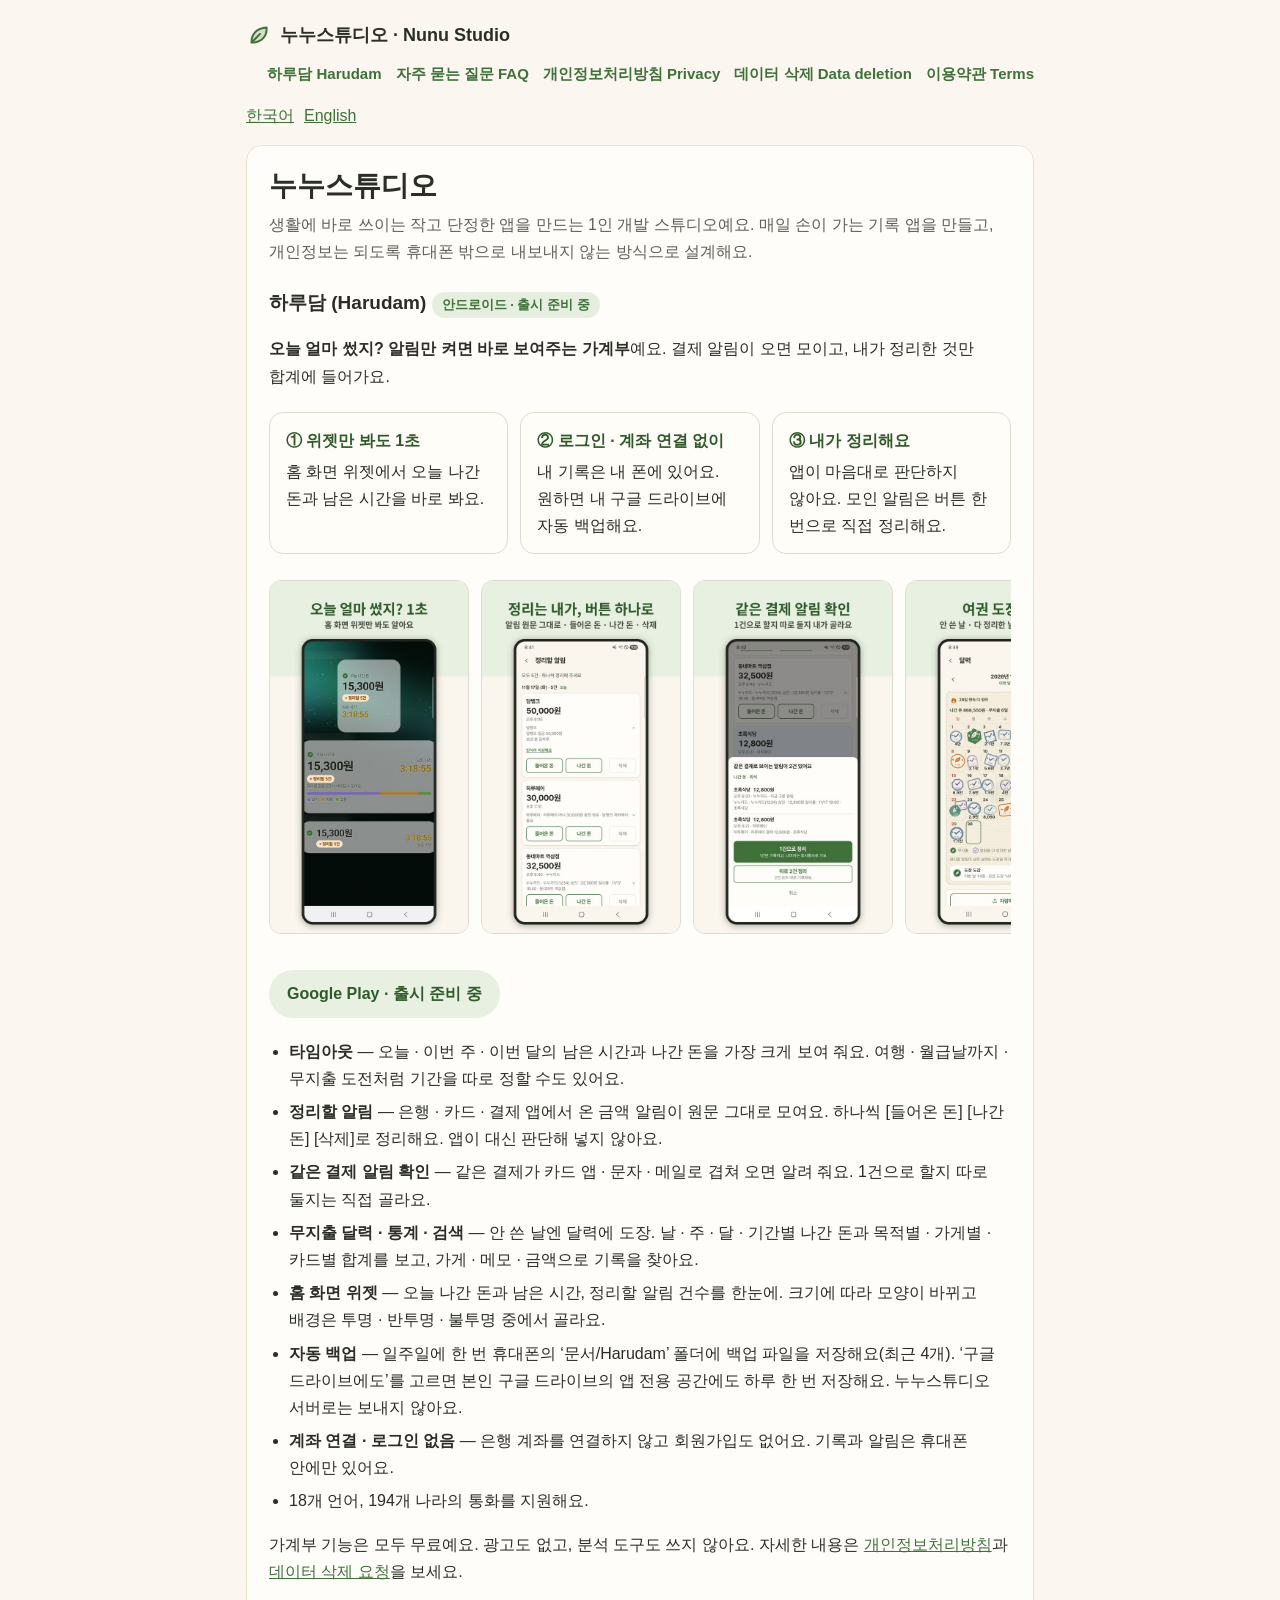
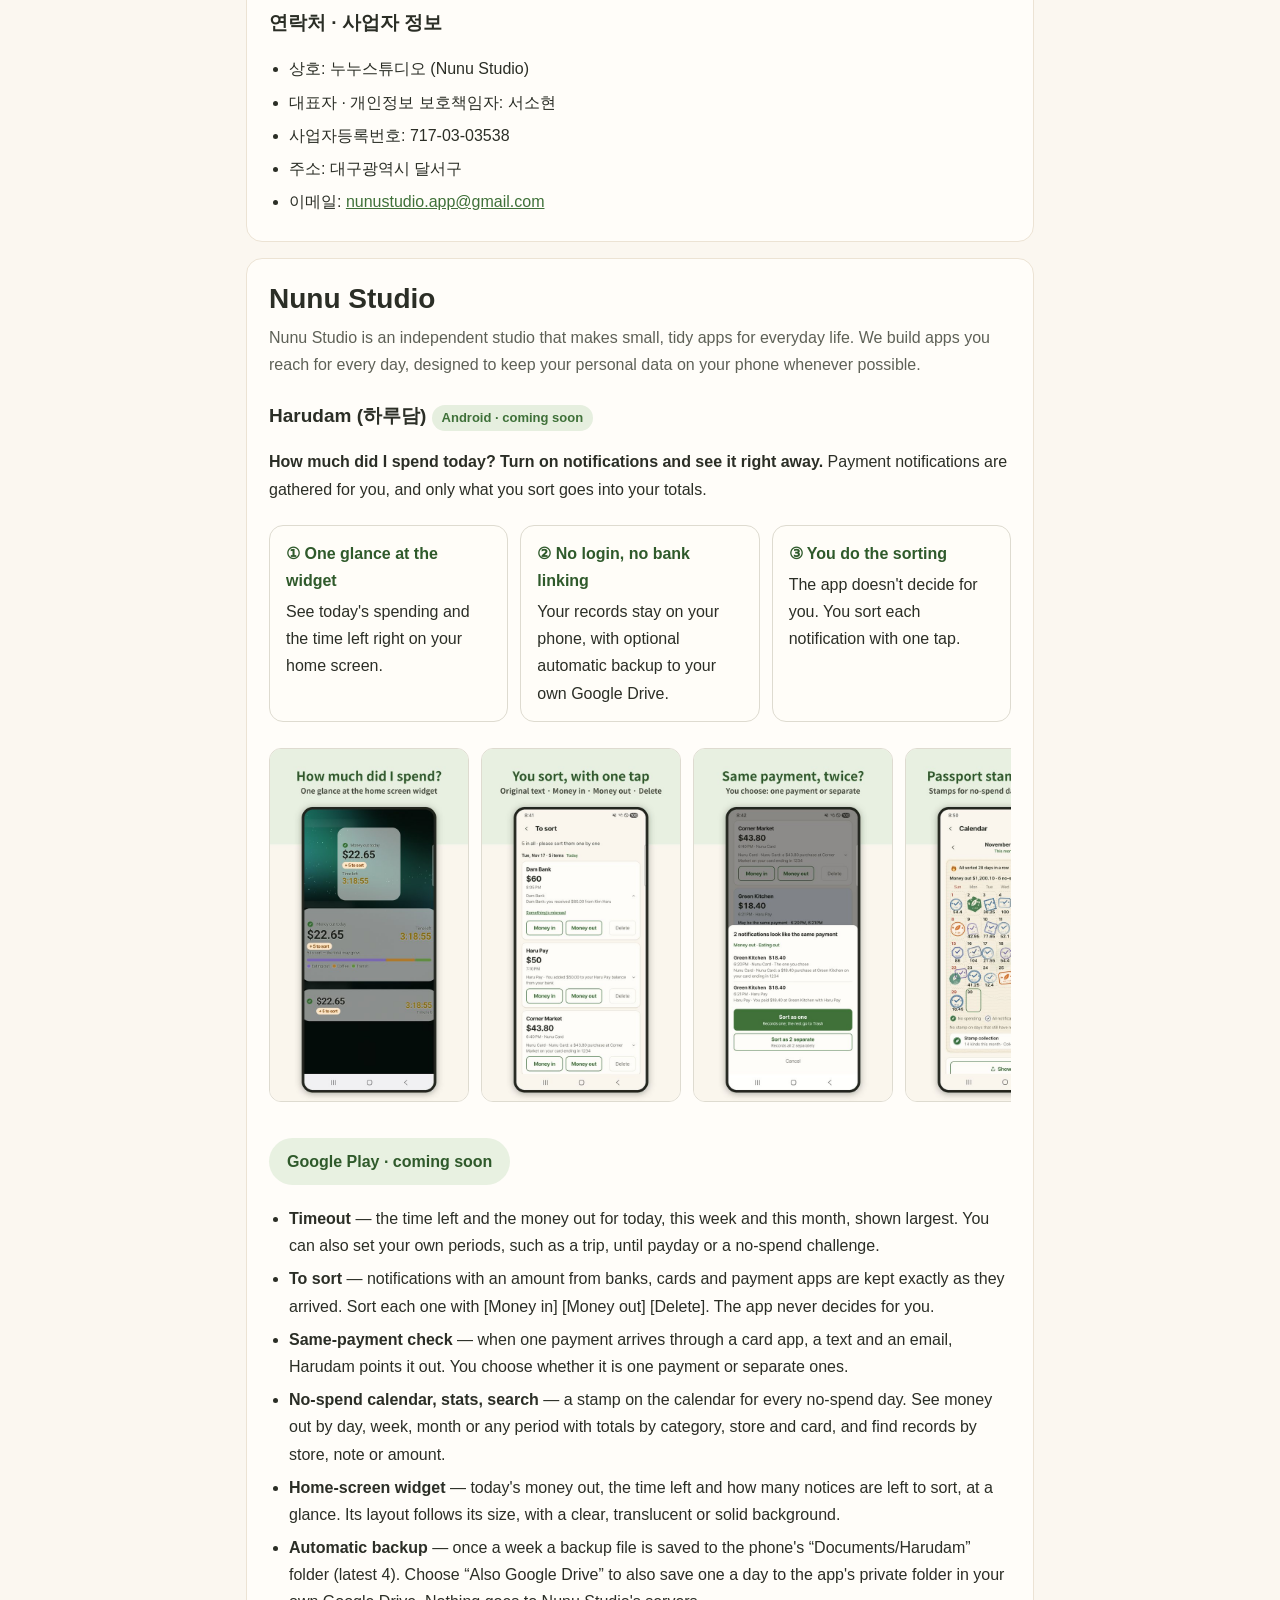
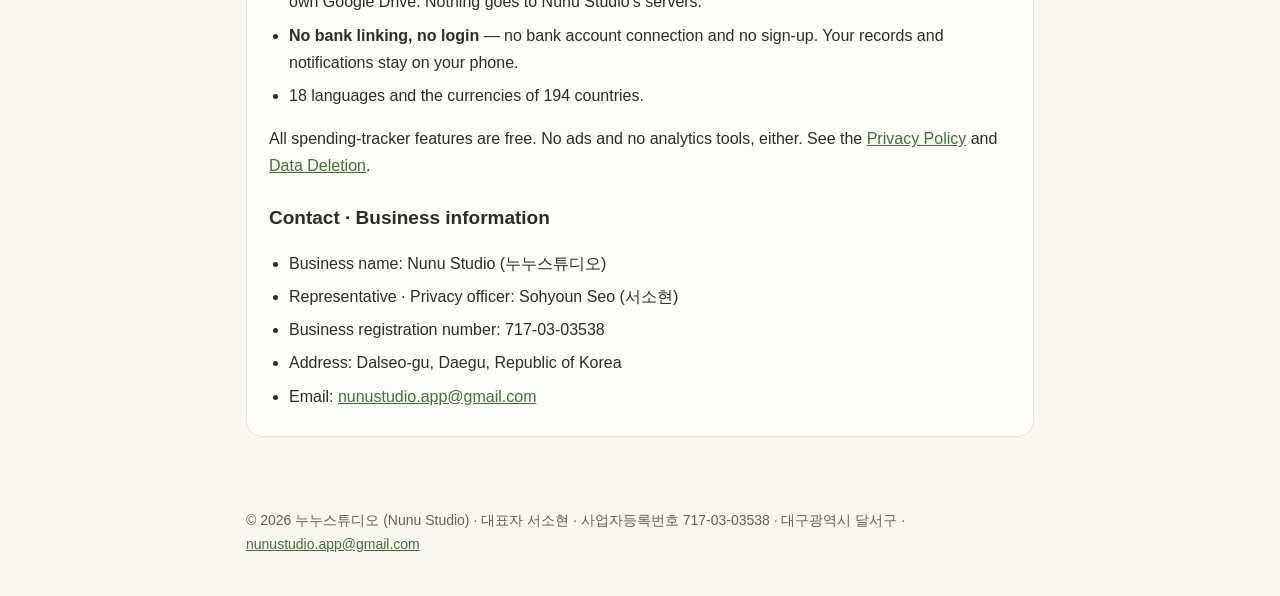
<file: index.html>
<!doctype html>
<html lang="ko">
<head>
<meta charset="utf-8">
<meta name="viewport" content="width=device-width, initial-scale=1">
<title>누누스튜디오 · Nunu Studio</title>
<meta name="description" content="누누스튜디오(Nunu Studio)는 생활에 바로 쓰이는 작고 단정한 앱을 만드는 1인 개발 스튜디오입니다. 하루담(Harudam) — 오늘 얼마 썼지? 알림만 켜면 바로 보여주는 가계부.">
<link rel="stylesheet" href="style.css">
<style>
.strengths{display:grid;grid-template-columns:repeat(auto-fit,minmax(200px,1fr));gap:12px;margin:16px 0;padding:0;list-style:none}
.strengths li{border:1px solid #DEDBD0;border-radius:14px;padding:14px 16px;background:#FFFDF8}
.strengths b{display:block;color:#2F5A2B;margin-bottom:4px}
.shots{display:flex;gap:12px;overflow-x:auto;padding:4px 0 12px;margin:12px 0}
.shots img{width:200px;height:auto;border-radius:12px;border:1px solid #DEDBD0;flex:0 0 auto}
.play{display:inline-block;margin:8px 0 4px;padding:10px 18px;border-radius:999px;background:#E8F1E1;color:#2F5A2B;font-weight:700}
</style>
</head>
<body>
<header><a class="brand" href="./"><svg class="leaf" viewBox="0 0 24 24" aria-hidden="true"><path d="M5,19C5,11 10,5.5 19,5C19.5,13.5 14,19 6,19Z" fill="#3F7139" fill-opacity=".2"/><path d="M5,19C5,11 10,5.5 19,5C19.5,13.5 14,19 6,19M5,19L13,11" fill="none" stroke="#3F7139" stroke-width="1.8" stroke-linecap="round" stroke-linejoin="round"/></svg><span>누누스튜디오 · Nunu Studio</span></a>
<nav><a href="#harudam">하루담 Harudam</a><a href="faq/">자주 묻는 질문 FAQ</a><a href="privacy/">개인정보처리방침 Privacy</a><a href="delete-data/">데이터 삭제 Data deletion</a><a href="terms/">이용약관 Terms</a></nav></header>
<main>
<div class="lang"><a href="#ko">한국어</a><a href="#en">English</a></div>
<section id="ko" lang="ko">
<h1>누누스튜디오</h1>
<p class="lead">생활에 바로 쓰이는 작고 단정한 앱을 만드는 1인 개발 스튜디오예요. 매일 손이 가는 기록 앱을 만들고, 개인정보는 되도록 휴대폰 밖으로 내보내지 않는 방식으로 설계해요.</p>
<h2 id="harudam">하루담 (Harudam) <span class="tag">안드로이드 · 출시 준비 중</span></h2>
<p><b>오늘 얼마 썼지? 알림만 켜면 바로 보여주는 가계부</b>예요. 결제 알림이 오면 모이고, 내가 정리한 것만 합계에 들어가요.</p>
<ul class="strengths">
<li><b>① 위젯만 봐도 1초</b>홈 화면 위젯에서 오늘 나간 돈과 남은 시간을 바로 봐요.</li>
<li><b>② 로그인 · 계좌 연결 없이</b>내 기록은 내 폰에 있어요. 원하면 내 구글 드라이브에 자동 백업해요.</li>
<li><b>③ 내가 정리해요</b>앱이 마음대로 판단하지 않아요. 모인 알림은 버튼 한 번으로 직접 정리해요.</li>
</ul>
<div class="shots">
<img src="harudam/ko-01-widget.jpg" width="540" height="960" loading="lazy" alt="홈 화면 위젯: 오늘 나간 돈과 남은 시간">
<img src="harudam/ko-03-sort.jpg" width="540" height="960" loading="lazy" alt="정리할 알림: 알림 원문과 들어온 돈 · 나간 돈 · 삭제 버튼">
<img src="harudam/ko-04-dup.jpg" width="540" height="960" loading="lazy" alt="같은 결제 확인: 1건으로 할지 따로 둘지 고르는 창">
<img src="harudam/ko-05-calendar.jpg" width="540" height="960" loading="lazy" alt="여권 도장 달력: 날마다 나간 돈과 무지출 · 기록 도장">
</div>
<p><!-- PLAY_LINK_KO: 출시 후 <a class="play" href="https://play.google.com/store/apps/details?id=com.nunustudio.harudam">Google Play에서 받기</a> 로 바꿈 --><span class="play">Google Play · 출시 준비 중</span></p>
<ul>
<li><b>타임아웃</b> — 오늘 · 이번 주 · 이번 달의 남은 시간과 나간 돈을 가장 크게 보여 줘요. 여행 · 월급날까지 · 무지출 도전처럼 기간을 따로 정할 수도 있어요.</li>
<li><b>정리할 알림</b> — 은행 · 카드 · 결제 앱에서 온 금액 알림이 원문 그대로 모여요. 하나씩 [들어온 돈] [나간 돈] [삭제]로 정리해요. 앱이 대신 판단해 넣지 않아요.</li>
<li><b>같은 결제 알림 확인</b> — 같은 결제가 카드 앱 · 문자 · 메일로 겹쳐 오면 알려 줘요. 1건으로 할지 따로 둘지는 직접 골라요.</li>
<li><b>무지출 달력 · 통계 · 검색</b> — 안 쓴 날엔 달력에 도장. 날 · 주 · 달 · 기간별 나간 돈과 목적별 · 가게별 · 카드별 합계를 보고, 가게 · 메모 · 금액으로 기록을 찾아요.</li>
<li><b>홈 화면 위젯</b> — 오늘 나간 돈과 남은 시간, 정리할 알림 건수를 한눈에. 크기에 따라 모양이 바뀌고 배경은 투명 · 반투명 · 불투명 중에서 골라요.</li>
<li><b>자동 백업</b> — 일주일에 한 번 휴대폰의 ‘문서/Harudam’ 폴더에 백업 파일을 저장해요(최근 4개). ‘구글 드라이브에도’를 고르면 본인 구글 드라이브의 앱 전용 공간에도 하루 한 번 저장해요. 누누스튜디오 서버로는 보내지 않아요.</li>
<li><b>계좌 연결 · 로그인 없음</b> — 은행 계좌를 연결하지 않고 회원가입도 없어요. 기록과 알림은 휴대폰 안에만 있어요.</li>
<li>18개 언어, 194개 나라의 통화를 지원해요.</li>
</ul>
<p>가계부 기능은 모두 무료예요. 광고도 없고, 분석 도구도 쓰지 않아요. 자세한 내용은 <a href="privacy/">개인정보처리방침</a>과 <a href="delete-data/">데이터 삭제 요청</a>을 보세요.</p>
<h2>연락처 · 사업자 정보</h2>
<ul>
<li>상호: 누누스튜디오 (Nunu Studio)</li>
<li>대표자 · 개인정보 보호책임자: 서소현</li>
<li>사업자등록번호: 717-03-03538</li>
<li>주소: 대구광역시 달서구</li>
<li>이메일: <a href="mailto:nunustudio.app@gmail.com">nunustudio.app@gmail.com</a></li>
</ul>
</section>
<section id="en" lang="en">
<h1>Nunu Studio</h1>
<p class="lead">Nunu Studio is an independent studio that makes small, tidy apps for everyday life. We build apps you reach for every day, designed to keep your personal data on your phone whenever possible.</p>
<h2>Harudam (하루담) <span class="tag">Android · coming soon</span></h2>
<p><b>How much did I spend today? Turn on notifications and see it right away.</b> Payment notifications are gathered for you, and only what you sort goes into your totals.</p>
<ul class="strengths">
<li><b>① One glance at the widget</b>See today's spending and the time left right on your home screen.</li>
<li><b>② No login, no bank linking</b>Your records stay on your phone, with optional automatic backup to your own Google Drive.</li>
<li><b>③ You do the sorting</b>The app doesn't decide for you. You sort each notification with one tap.</li>
</ul>
<div class="shots">
<img src="harudam/en-01-widget.jpg" width="540" height="960" loading="lazy" alt="Home screen widget: today's spending and time left">
<img src="harudam/en-03-sort.jpg" width="540" height="960" loading="lazy" alt="To sort: the notification text with Money in, Money out or Delete">
<img src="harudam/en-04-dup.jpg" width="540" height="960" loading="lazy" alt="Same-payment check: choose one payment or separate">
<img src="harudam/en-05-calendar.jpg" width="540" height="960" loading="lazy" alt="Passport stamp calendar: daily spending with no-spend and record stamps">
</div>
<p><!-- PLAY_LINK_EN: after launch, replace with <a class="play" href="https://play.google.com/store/apps/details?id=com.nunustudio.harudam">Get it on Google Play</a> --><span class="play">Google Play · coming soon</span></p>
<ul>
<li><b>Timeout</b> — the time left and the money out for today, this week and this month, shown largest. You can also set your own periods, such as a trip, until payday or a no-spend challenge.</li>
<li><b>To sort</b> — notifications with an amount from banks, cards and payment apps are kept exactly as they arrived. Sort each one with [Money in] [Money out] [Delete]. The app never decides for you.</li>
<li><b>Same-payment check</b> — when one payment arrives through a card app, a text and an email, Harudam points it out. You choose whether it is one payment or separate ones.</li>
<li><b>No-spend calendar, stats, search</b> — a stamp on the calendar for every no-spend day. See money out by day, week, month or any period with totals by category, store and card, and find records by store, note or amount.</li>
<li><b>Home-screen widget</b> — today's money out, the time left and how many notices are left to sort, at a glance. Its layout follows its size, with a clear, translucent or solid background.</li>
<li><b>Automatic backup</b> — once a week a backup file is saved to the phone's “Documents/Harudam” folder (latest 4). Choose “Also Google Drive” to also save one a day to the app's private folder in your own Google Drive. Nothing goes to Nunu Studio's servers.</li>
<li><b>No bank linking, no login</b> — no bank account connection and no sign-up. Your records and notifications stay on your phone.</li>
<li>18 languages and the currencies of 194 countries.</li>
</ul>
<p>All spending-tracker features are free. No ads and no analytics tools, either. See the <a href="privacy/#en">Privacy Policy</a> and <a href="delete-data/#en">Data Deletion</a>.</p>
<h2>Contact · Business information</h2>
<ul>
<li>Business name: Nunu Studio (누누스튜디오)</li>
<li>Representative · Privacy officer: Sohyoun Seo (서소현)</li>
<li>Business registration number: 717-03-03538</li>
<li>Address: Dalseo-gu, Daegu, Republic of Korea</li>
<li>Email: <a href="mailto:nunustudio.app@gmail.com">nunustudio.app@gmail.com</a></li>
</ul>
</section>
</main>
<footer>© 2026 누누스튜디오 (Nunu Studio) · 대표자 서소현 · 사업자등록번호 717-03-03538 · 대구광역시 달서구 · <a href="mailto:nunustudio.app@gmail.com">nunustudio.app@gmail.com</a></footer>
</body>
</html>
</file>
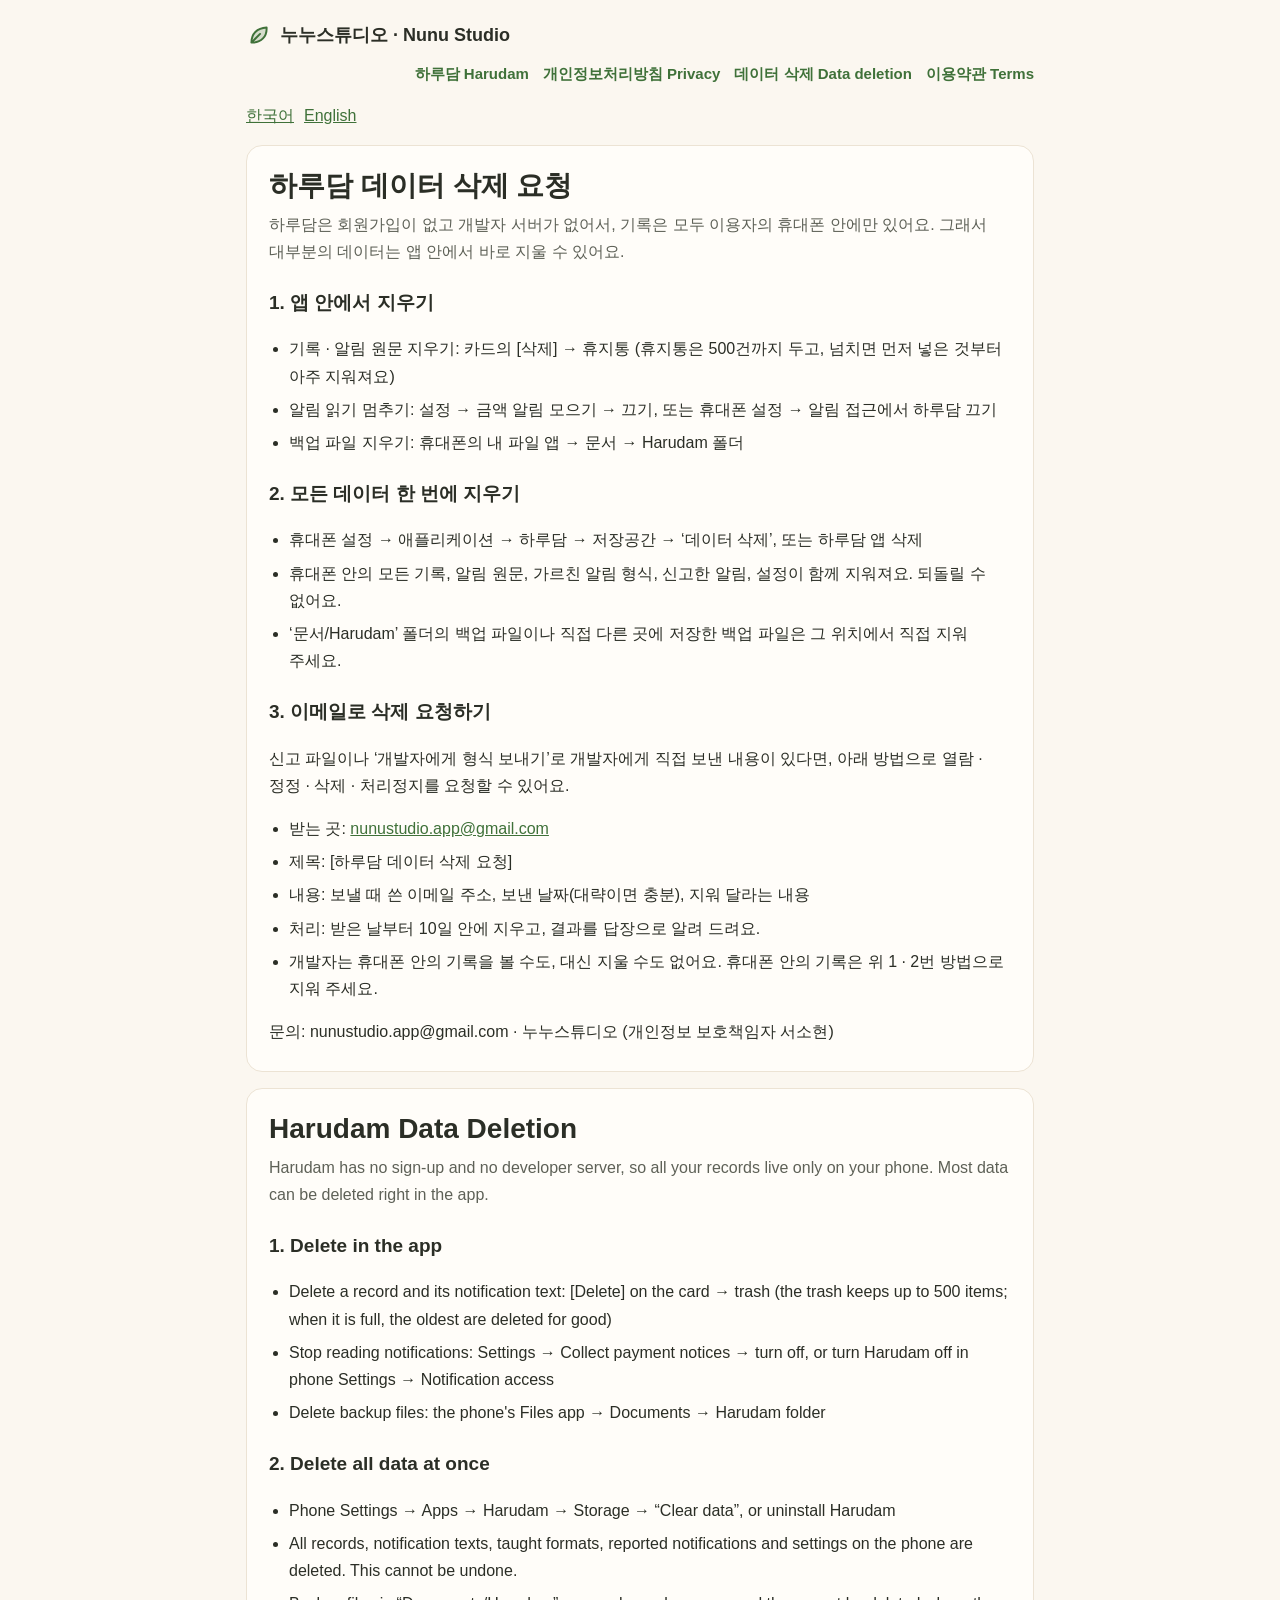
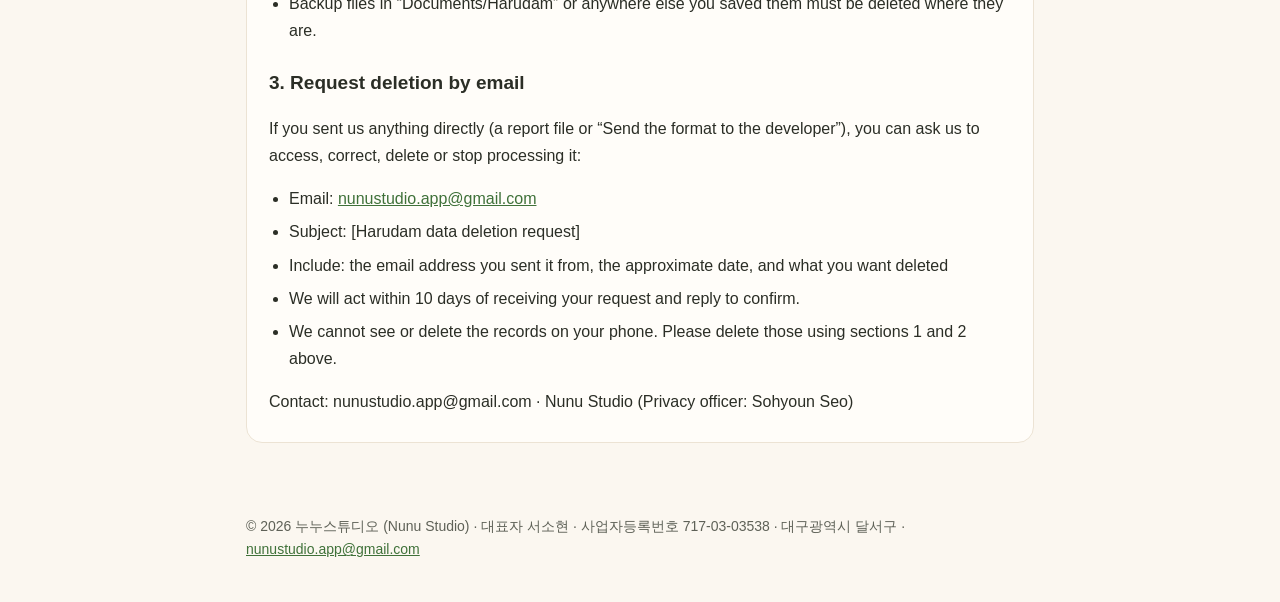
<file: delete-data/index.html>
<!doctype html>
<html lang="ko">
<head>
<meta charset="utf-8">
<meta name="viewport" content="width=device-width, initial-scale=1">
<title>하루담 데이터 삭제 요청 · Harudam Data Deletion</title>
<meta name="description" content="하루담(Harudam) 데이터를 지우는 방법과 개발자에게 보낸 정보의 삭제 요청 방법">
<link rel="stylesheet" href="../style.css">
</head>
<body>
<header><a class="brand" href="../"><svg class="leaf" viewBox="0 0 24 24" aria-hidden="true"><path d="M5,19C5,11 10,5.5 19,5C19.5,13.5 14,19 6,19Z" fill="#3F7139" fill-opacity=".2"/><path d="M5,19C5,11 10,5.5 19,5C19.5,13.5 14,19 6,19M5,19L13,11" fill="none" stroke="#3F7139" stroke-width="1.8" stroke-linecap="round" stroke-linejoin="round"/></svg><span>누누스튜디오 · Nunu Studio</span></a>
<nav><a href="../#harudam">하루담 Harudam</a><a href="../privacy/">개인정보처리방침 Privacy</a><a href="../delete-data/">데이터 삭제 Data deletion</a><a href="../terms/">이용약관 Terms</a></nav></header>
<main>
<div class="lang"><a href="#ko">한국어</a><a href="#en">English</a></div>
<section id="ko" lang="ko">
<h1>하루담 데이터 삭제 요청</h1>
<p class="lead">하루담은 회원가입이 없고 개발자 서버가 없어서, 기록은 모두 이용자의 휴대폰 안에만 있어요. 그래서 대부분의 데이터는 앱 안에서 바로 지울 수 있어요.</p>
<h2>1. 앱 안에서 지우기</h2>
<ul>
<li>기록 · 알림 원문 지우기: 카드의 [삭제] → 휴지통 (휴지통은 500건까지 두고, 넘치면 먼저 넣은 것부터 아주 지워져요)</li>
<li>알림 읽기 멈추기: 설정 → 금액 알림 모으기 → 끄기, 또는 휴대폰 설정 → 알림 접근에서 하루담 끄기</li>
<li>백업 파일 지우기: 휴대폰의 내 파일 앱 → 문서 → Harudam 폴더</li>
</ul>
<h2>2. 모든 데이터 한 번에 지우기</h2>
<ul>
<li>휴대폰 설정 → 애플리케이션 → 하루담 → 저장공간 → ‘데이터 삭제’, 또는 하루담 앱 삭제</li>
<li>휴대폰 안의 모든 기록, 알림 원문, 가르친 알림 형식, 신고한 알림, 설정이 함께 지워져요. 되돌릴 수 없어요.</li>
<li>‘문서/Harudam’ 폴더의 백업 파일이나 직접 다른 곳에 저장한 백업 파일은 그 위치에서 직접 지워 주세요.</li>
</ul>
<h2>3. 이메일로 삭제 요청하기</h2>
<p>신고 파일이나 ‘개발자에게 형식 보내기’로 개발자에게 직접 보낸 내용이 있다면, 아래 방법으로 열람 · 정정 · 삭제 · 처리정지를 요청할 수 있어요.</p>
<ul>
<li>받는 곳: <a href="mailto:nunustudio.app@gmail.com?subject=%5B%ED%95%98%EB%A3%A8%EB%8B%B4%20%EB%8D%B0%EC%9D%B4%ED%84%B0%20%EC%82%AD%EC%A0%9C%20%EC%9A%94%EC%B2%AD%5D">nunustudio.app@gmail.com</a></li>
<li>제목: [하루담 데이터 삭제 요청]</li>
<li>내용: 보낼 때 쓴 이메일 주소, 보낸 날짜(대략이면 충분), 지워 달라는 내용</li>
<li>처리: 받은 날부터 10일 안에 지우고, 결과를 답장으로 알려 드려요.</li>
<li>개발자는 휴대폰 안의 기록을 볼 수도, 대신 지울 수도 없어요. 휴대폰 안의 기록은 위 1 · 2번 방법으로 지워 주세요.</li>
</ul>
<p>문의: nunustudio.app@gmail.com · 누누스튜디오 (개인정보 보호책임자 서소현)</p>
</section>
<section id="en" lang="en">
<h1>Harudam Data Deletion</h1>
<p class="lead">Harudam has no sign-up and no developer server, so all your records live only on your phone. Most data can be deleted right in the app.</p>
<h2>1. Delete in the app</h2>
<ul>
<li>Delete a record and its notification text: [Delete] on the card → trash (the trash keeps up to 500 items; when it is full, the oldest are deleted for good)</li>
<li>Stop reading notifications: Settings → Collect payment notices → turn off, or turn Harudam off in phone Settings → Notification access</li>
<li>Delete backup files: the phone's Files app → Documents → Harudam folder</li>
</ul>
<h2>2. Delete all data at once</h2>
<ul>
<li>Phone Settings → Apps → Harudam → Storage → “Clear data”, or uninstall Harudam</li>
<li>All records, notification texts, taught formats, reported notifications and settings on the phone are deleted. This cannot be undone.</li>
<li>Backup files in “Documents/Harudam” or anywhere else you saved them must be deleted where they are.</li>
</ul>
<h2>3. Request deletion by email</h2>
<p>If you sent us anything directly (a report file or “Send the format to the developer”), you can ask us to access, correct, delete or stop processing it:</p>
<ul>
<li>Email: <a href="mailto:nunustudio.app@gmail.com?subject=%5BHarudam%20data%20deletion%20request%5D">nunustudio.app@gmail.com</a></li>
<li>Subject: [Harudam data deletion request]</li>
<li>Include: the email address you sent it from, the approximate date, and what you want deleted</li>
<li>We will act within 10 days of receiving your request and reply to confirm.</li>
<li>We cannot see or delete the records on your phone. Please delete those using sections 1 and 2 above.</li>
</ul>
<p>Contact: nunustudio.app@gmail.com · Nunu Studio (Privacy officer: Sohyoun Seo)</p>
</section>
</main>
<footer>© 2026 누누스튜디오 (Nunu Studio) · 대표자 서소현 · 사업자등록번호 717-03-03538 · 대구광역시 달서구 · <a href="mailto:nunustudio.app@gmail.com">nunustudio.app@gmail.com</a></footer>
</body>
</html>
</file>
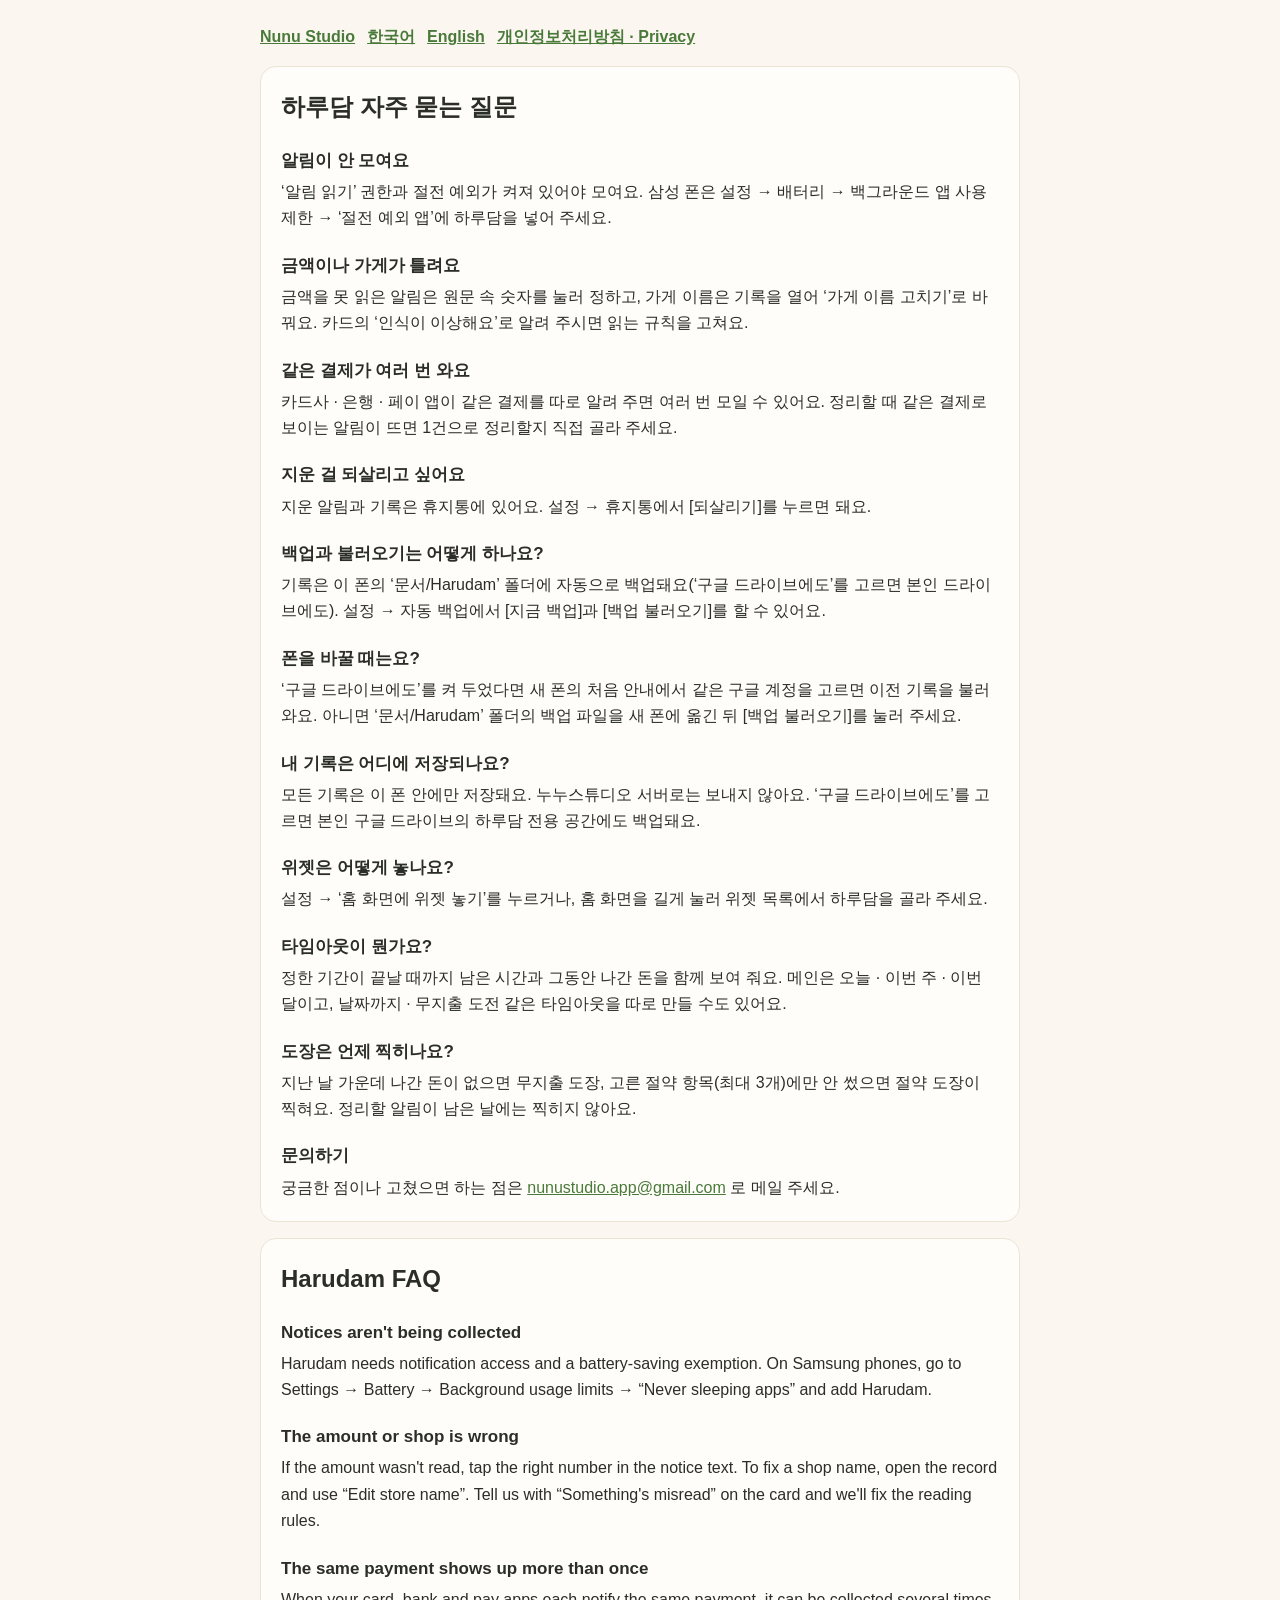
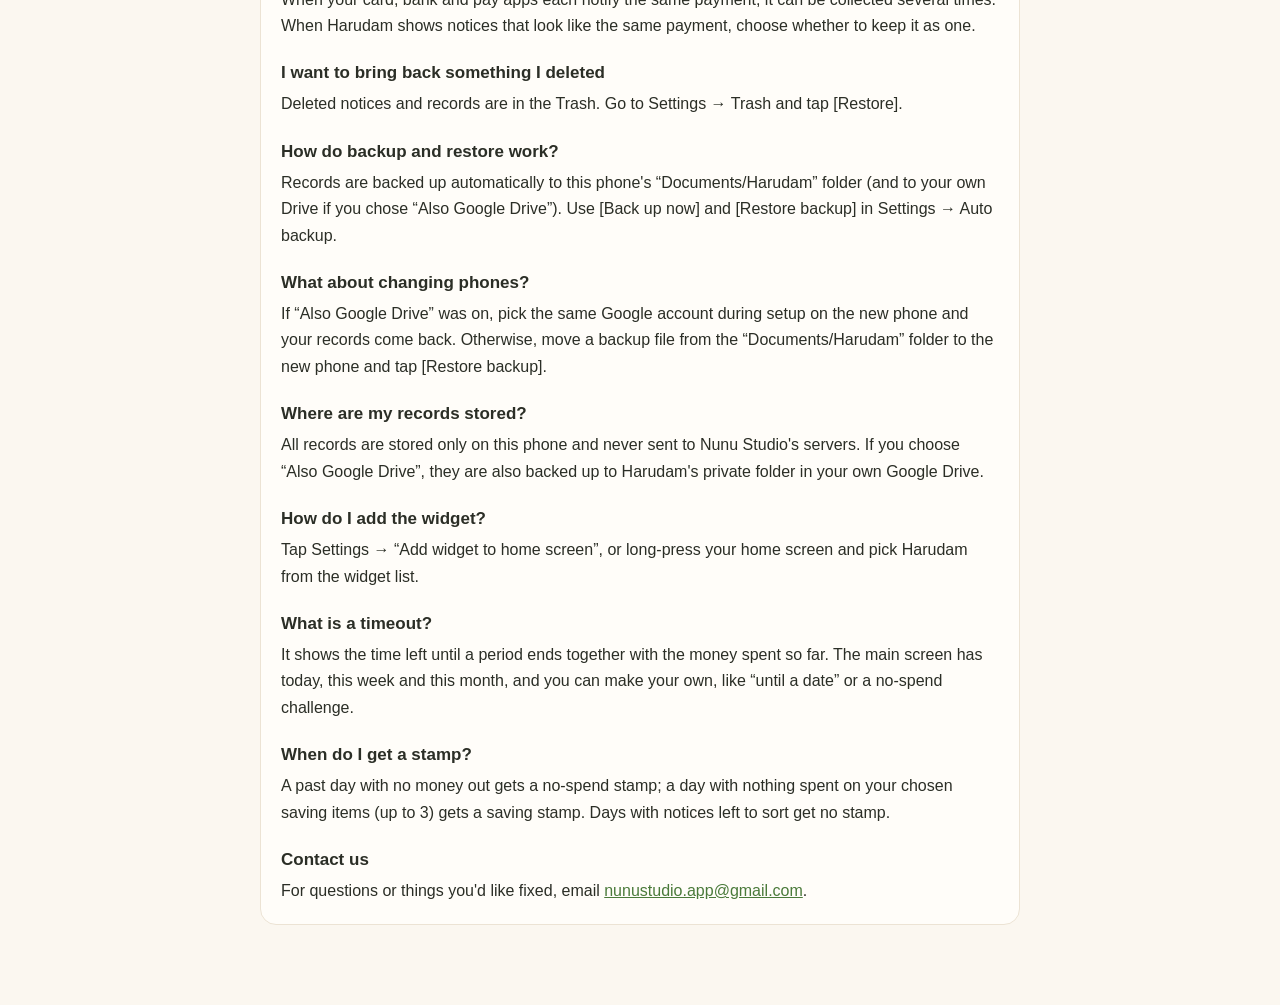
<file: faq/index.html>
<!doctype html>
<html lang="ko">
<head>
<meta charset="utf-8">
<meta name="viewport" content="width=device-width, initial-scale=1">
<title>Harudam FAQ · 하루담 자주 묻는 질문</title>
<style>
body{margin:0;background:#FBF7F0;color:#2B2E26;font:16px/1.65 -apple-system,BlinkMacSystemFont,"Apple SD Gothic Neo","Malgun Gothic","Segoe UI",sans-serif}
main{max-width:760px;margin:0 auto;padding:24px 16px 64px}
nav{display:flex;gap:12px;margin-bottom:8px}nav a{color:#4A7A3A;font-weight:600}
section{background:#FFFDF9;border:1px solid #ECE3D4;border-radius:16px;padding:20px 20px 8px;margin:16px 0}
h1{font-size:24px;margin:0 0 8px}h2{font-size:17px;margin:20px 0 4px}p{margin:0 0 12px}a{color:#4A7A3A}
</style>
</head>
<body><main>
<nav><a href="/">Nunu Studio</a><a href="#ko">한국어</a><a href="#en">English</a><a href="/privacy/">개인정보처리방침 · Privacy</a></nav>
<section id="ko" lang="ko">
<h1>하루담 자주 묻는 질문</h1>
<h2>알림이 안 모여요</h2>
<p>‘알림 읽기’ 권한과 절전 예외가 켜져 있어야 모여요. 삼성 폰은 설정 → 배터리 → 백그라운드 앱 사용 제한 → ‘절전 예외 앱’에 하루담을 넣어 주세요.</p>
<h2>금액이나 가게가 틀려요</h2>
<p>금액을 못 읽은 알림은 원문 속 숫자를 눌러 정하고, 가게 이름은 기록을 열어 ‘가게 이름 고치기’로 바꿔요. 카드의 ‘인식이 이상해요’로 알려 주시면 읽는 규칙을 고쳐요.</p>
<h2>같은 결제가 여러 번 와요</h2>
<p>카드사 · 은행 · 페이 앱이 같은 결제를 따로 알려 주면 여러 번 모일 수 있어요. 정리할 때 같은 결제로 보이는 알림이 뜨면 1건으로 정리할지 직접 골라 주세요.</p>
<h2>지운 걸 되살리고 싶어요</h2>
<p>지운 알림과 기록은 휴지통에 있어요. 설정 → 휴지통에서 [되살리기]를 누르면 돼요.</p>
<h2>백업과 불러오기는 어떻게 하나요?</h2>
<p>기록은 이 폰의 ‘문서/Harudam’ 폴더에 자동으로 백업돼요(‘구글 드라이브에도’를 고르면 본인 드라이브에도). 설정 → 자동 백업에서 [지금 백업]과 [백업 불러오기]를 할 수 있어요.</p>
<h2>폰을 바꿀 때는요?</h2>
<p>‘구글 드라이브에도’를 켜 두었다면 새 폰의 처음 안내에서 같은 구글 계정을 고르면 이전 기록을 불러와요. 아니면 ‘문서/Harudam’ 폴더의 백업 파일을 새 폰에 옮긴 뒤 [백업 불러오기]를 눌러 주세요.</p>
<h2>내 기록은 어디에 저장되나요?</h2>
<p>모든 기록은 이 폰 안에만 저장돼요. 누누스튜디오 서버로는 보내지 않아요. ‘구글 드라이브에도’를 고르면 본인 구글 드라이브의 하루담 전용 공간에도 백업돼요.</p>
<h2>위젯은 어떻게 놓나요?</h2>
<p>설정 → ‘홈 화면에 위젯 놓기’를 누르거나, 홈 화면을 길게 눌러 위젯 목록에서 하루담을 골라 주세요.</p>
<h2>타임아웃이 뭔가요?</h2>
<p>정한 기간이 끝날 때까지 남은 시간과 그동안 나간 돈을 함께 보여 줘요. 메인은 오늘 · 이번 주 · 이번 달이고, 날짜까지 · 무지출 도전 같은 타임아웃을 따로 만들 수도 있어요.</p>
<h2>도장은 언제 찍히나요?</h2>
<p>지난 날 가운데 나간 돈이 없으면 무지출 도장, 고른 절약 항목(최대 3개)에만 안 썼으면 절약 도장이 찍혀요. 정리할 알림이 남은 날에는 찍히지 않아요.</p>
<h2>문의하기</h2>
<p>궁금한 점이나 고쳤으면 하는 점은 <a href="mailto:nunustudio.app@gmail.com">nunustudio.app@gmail.com</a> 로 메일 주세요.</p>
</section>
<section id="en" lang="en">
<h1>Harudam FAQ</h1>
<h2>Notices aren't being collected</h2>
<p>Harudam needs notification access and a battery-saving exemption. On Samsung phones, go to Settings → Battery → Background usage limits → “Never sleeping apps” and add Harudam.</p>
<h2>The amount or shop is wrong</h2>
<p>If the amount wasn't read, tap the right number in the notice text. To fix a shop name, open the record and use “Edit store name”. Tell us with “Something's misread” on the card and we'll fix the reading rules.</p>
<h2>The same payment shows up more than once</h2>
<p>When your card, bank and pay apps each notify the same payment, it can be collected several times. When Harudam shows notices that look like the same payment, choose whether to keep it as one.</p>
<h2>I want to bring back something I deleted</h2>
<p>Deleted notices and records are in the Trash. Go to Settings → Trash and tap [Restore].</p>
<h2>How do backup and restore work?</h2>
<p>Records are backed up automatically to this phone's “Documents/Harudam” folder (and to your own Drive if you chose “Also Google Drive”). Use [Back up now] and [Restore backup] in Settings → Auto backup.</p>
<h2>What about changing phones?</h2>
<p>If “Also Google Drive” was on, pick the same Google account during setup on the new phone and your records come back. Otherwise, move a backup file from the “Documents/Harudam” folder to the new phone and tap [Restore backup].</p>
<h2>Where are my records stored?</h2>
<p>All records are stored only on this phone and never sent to Nunu Studio's servers. If you choose “Also Google Drive”, they are also backed up to Harudam's private folder in your own Google Drive.</p>
<h2>How do I add the widget?</h2>
<p>Tap Settings → “Add widget to home screen”, or long-press your home screen and pick Harudam from the widget list.</p>
<h2>What is a timeout?</h2>
<p>It shows the time left until a period ends together with the money spent so far. The main screen has today, this week and this month, and you can make your own, like “until a date” or a no-spend challenge.</p>
<h2>When do I get a stamp?</h2>
<p>A past day with no money out gets a no-spend stamp; a day with nothing spent on your chosen saving items (up to 3) gets a saving stamp. Days with notices left to sort get no stamp.</p>
<h2>Contact us</h2>
<p>For questions or things you'd like fixed, email <a href="mailto:nunustudio.app@gmail.com">nunustudio.app@gmail.com</a>.</p>
</section>
</main></body>
</html>
</file>
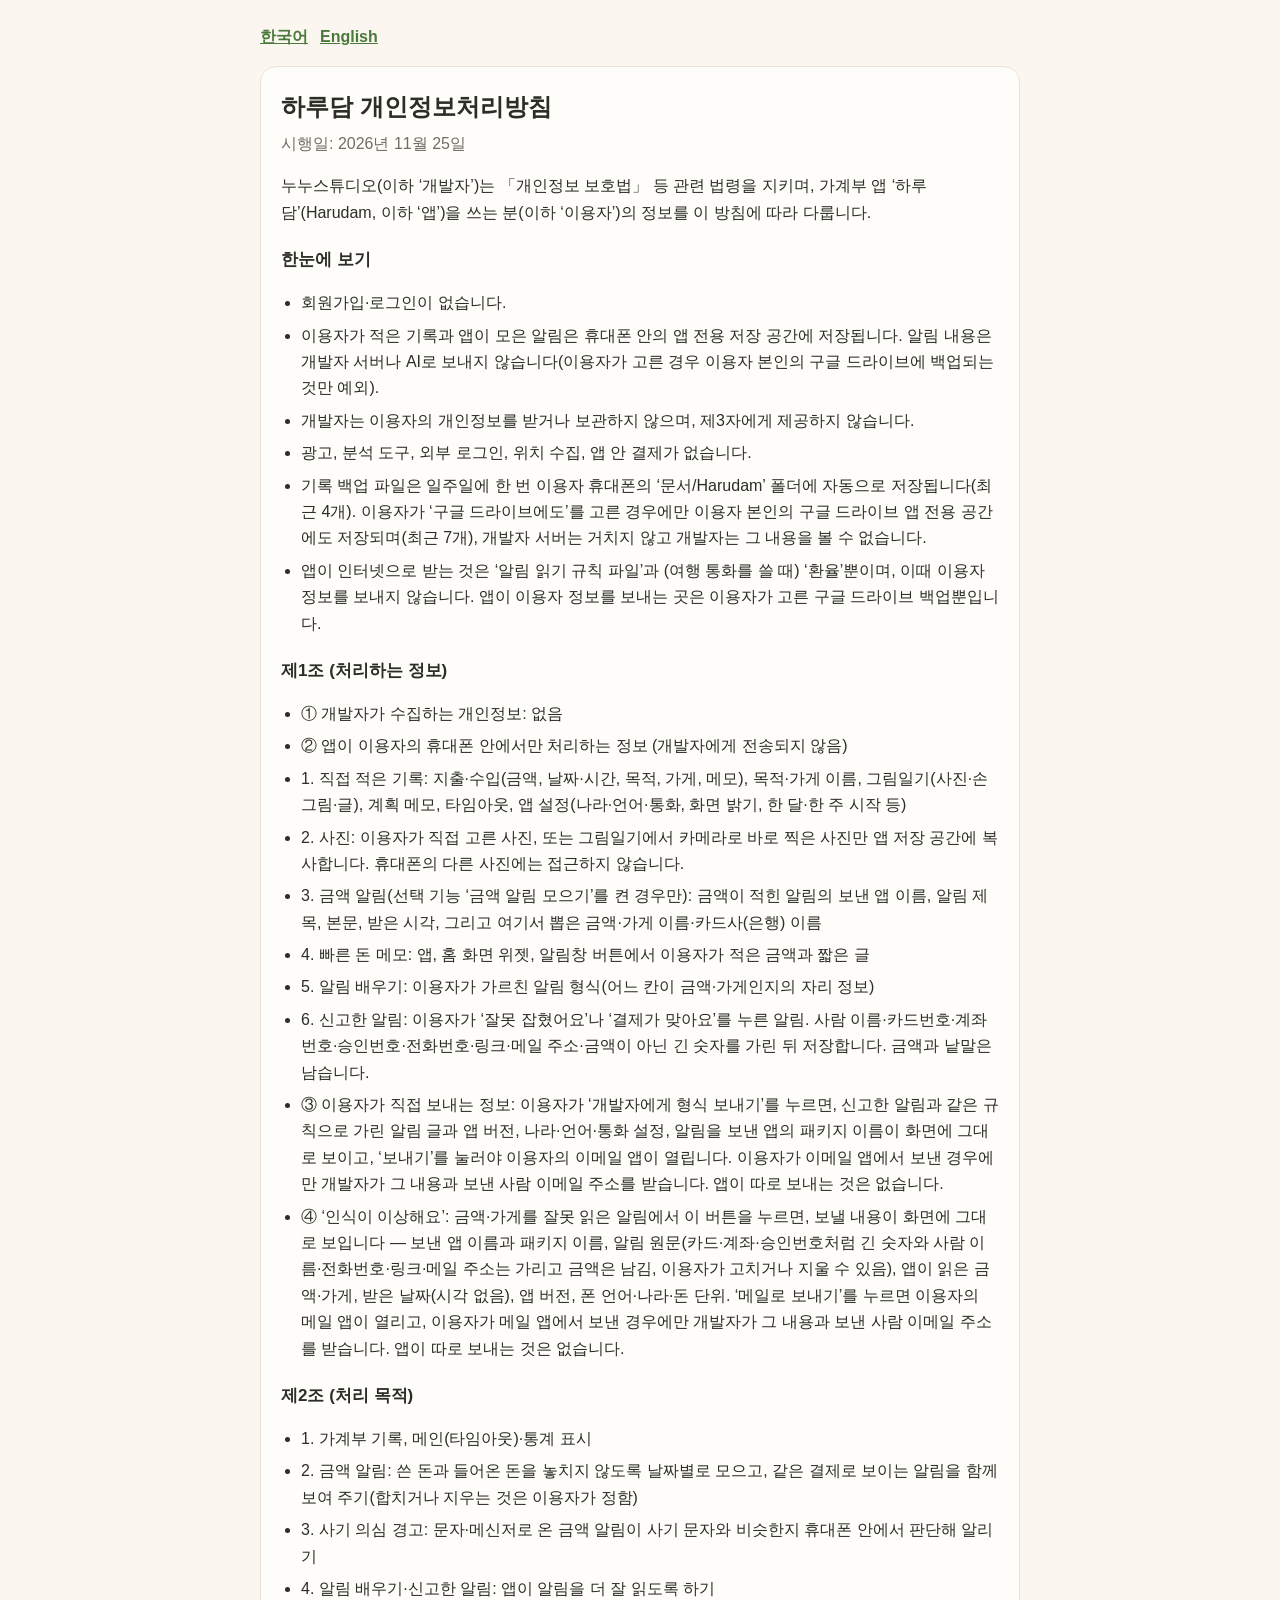
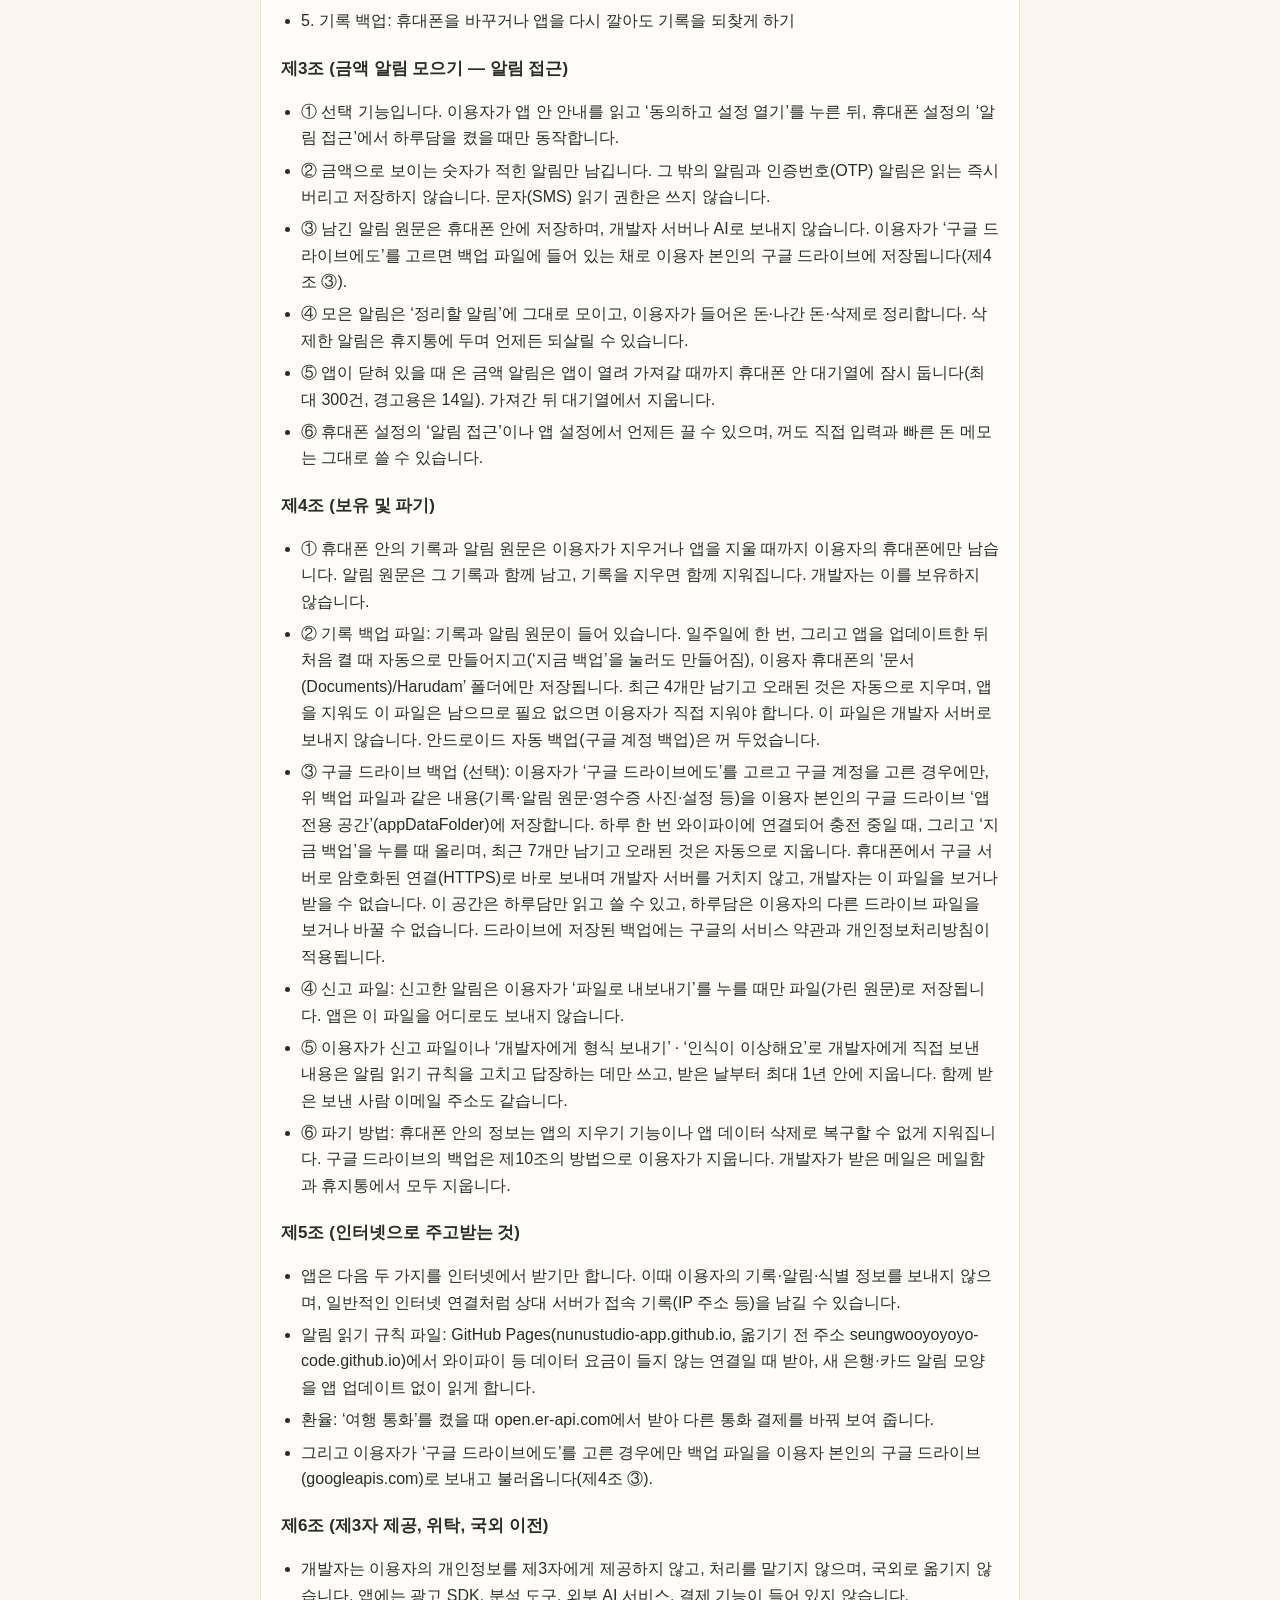
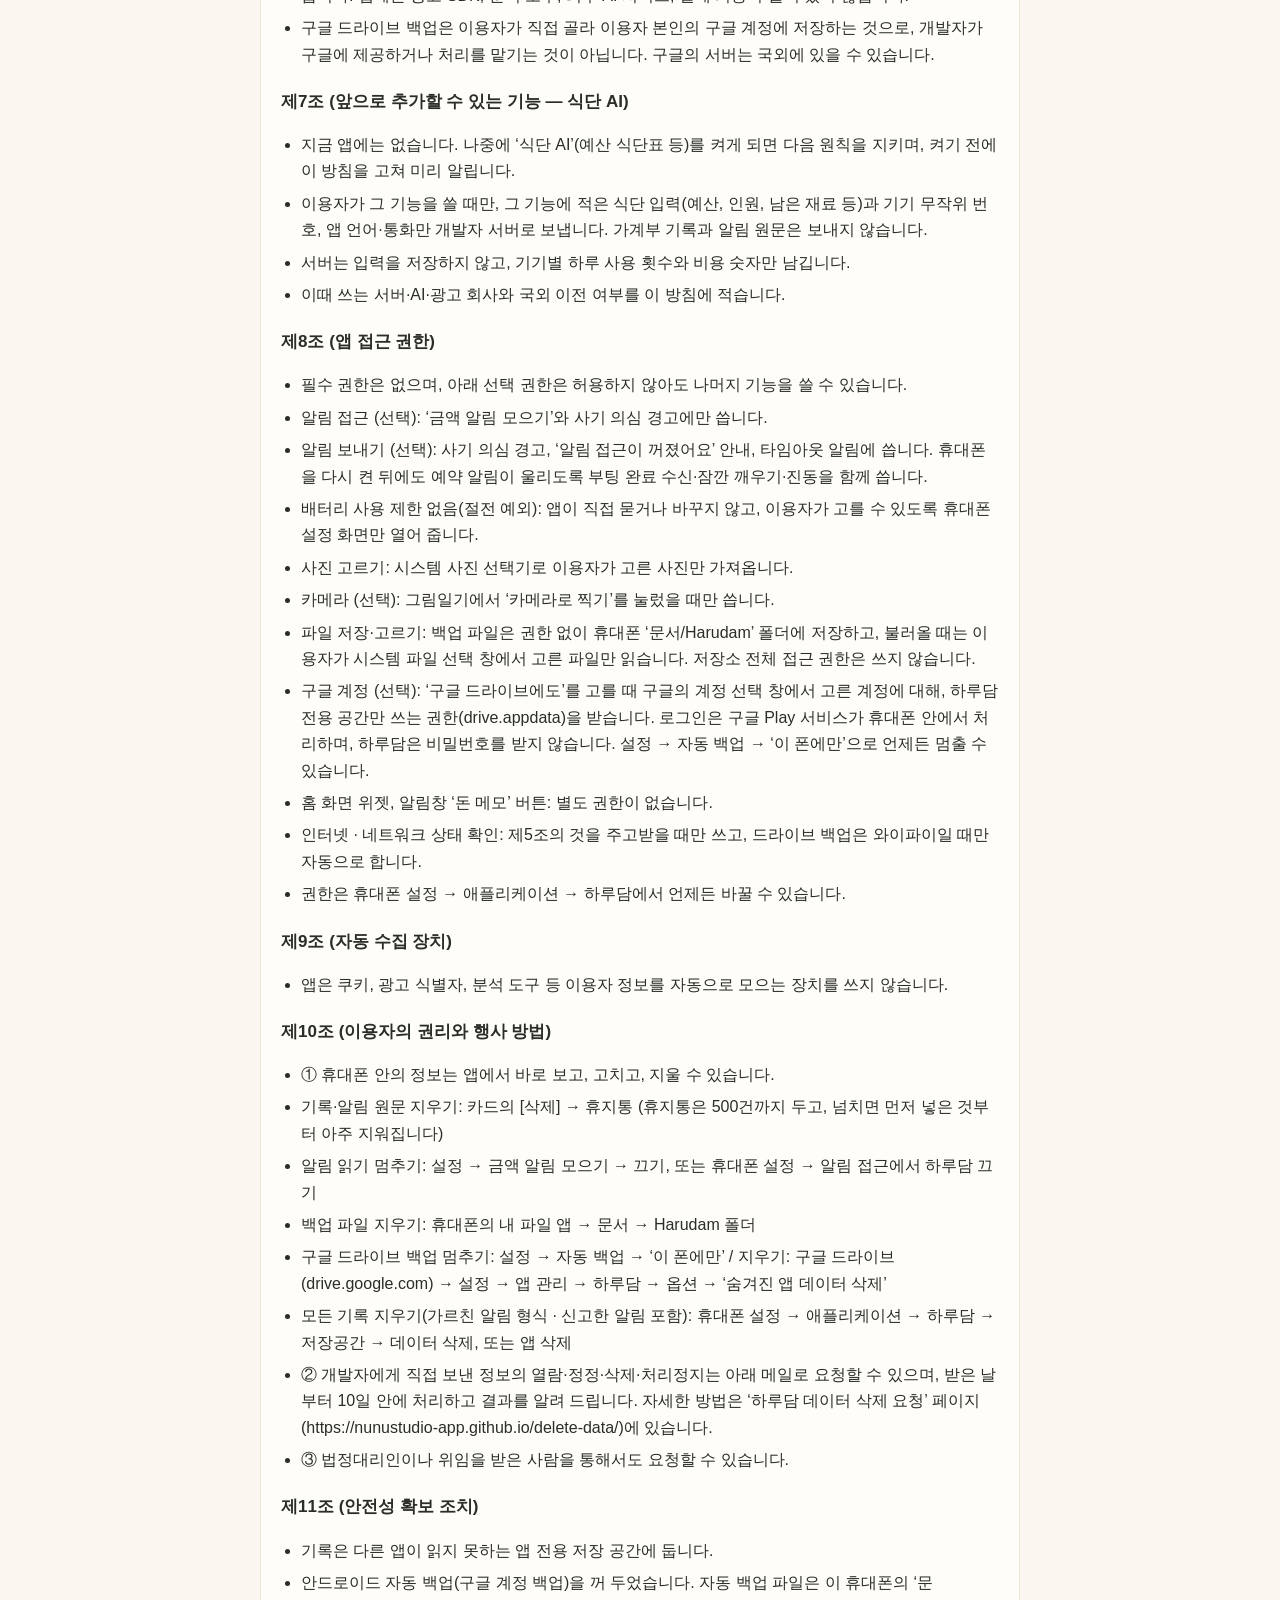
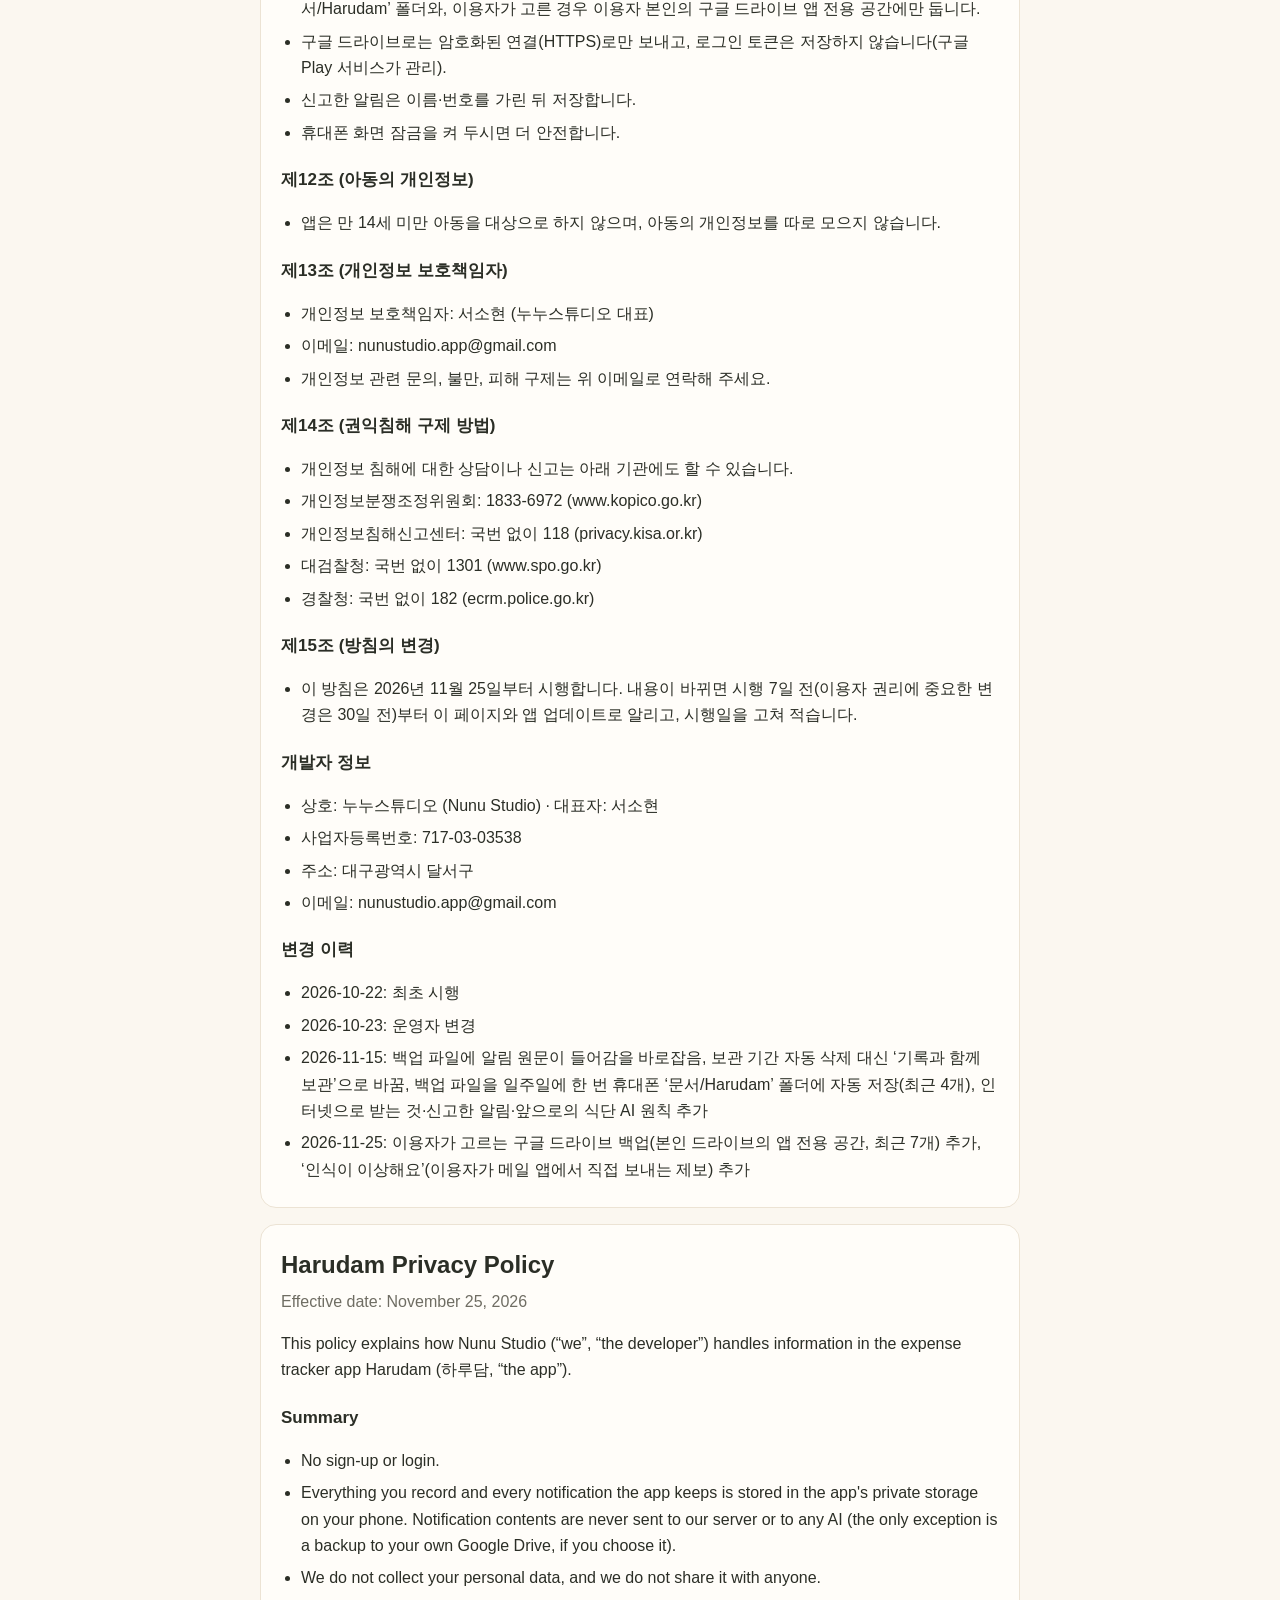
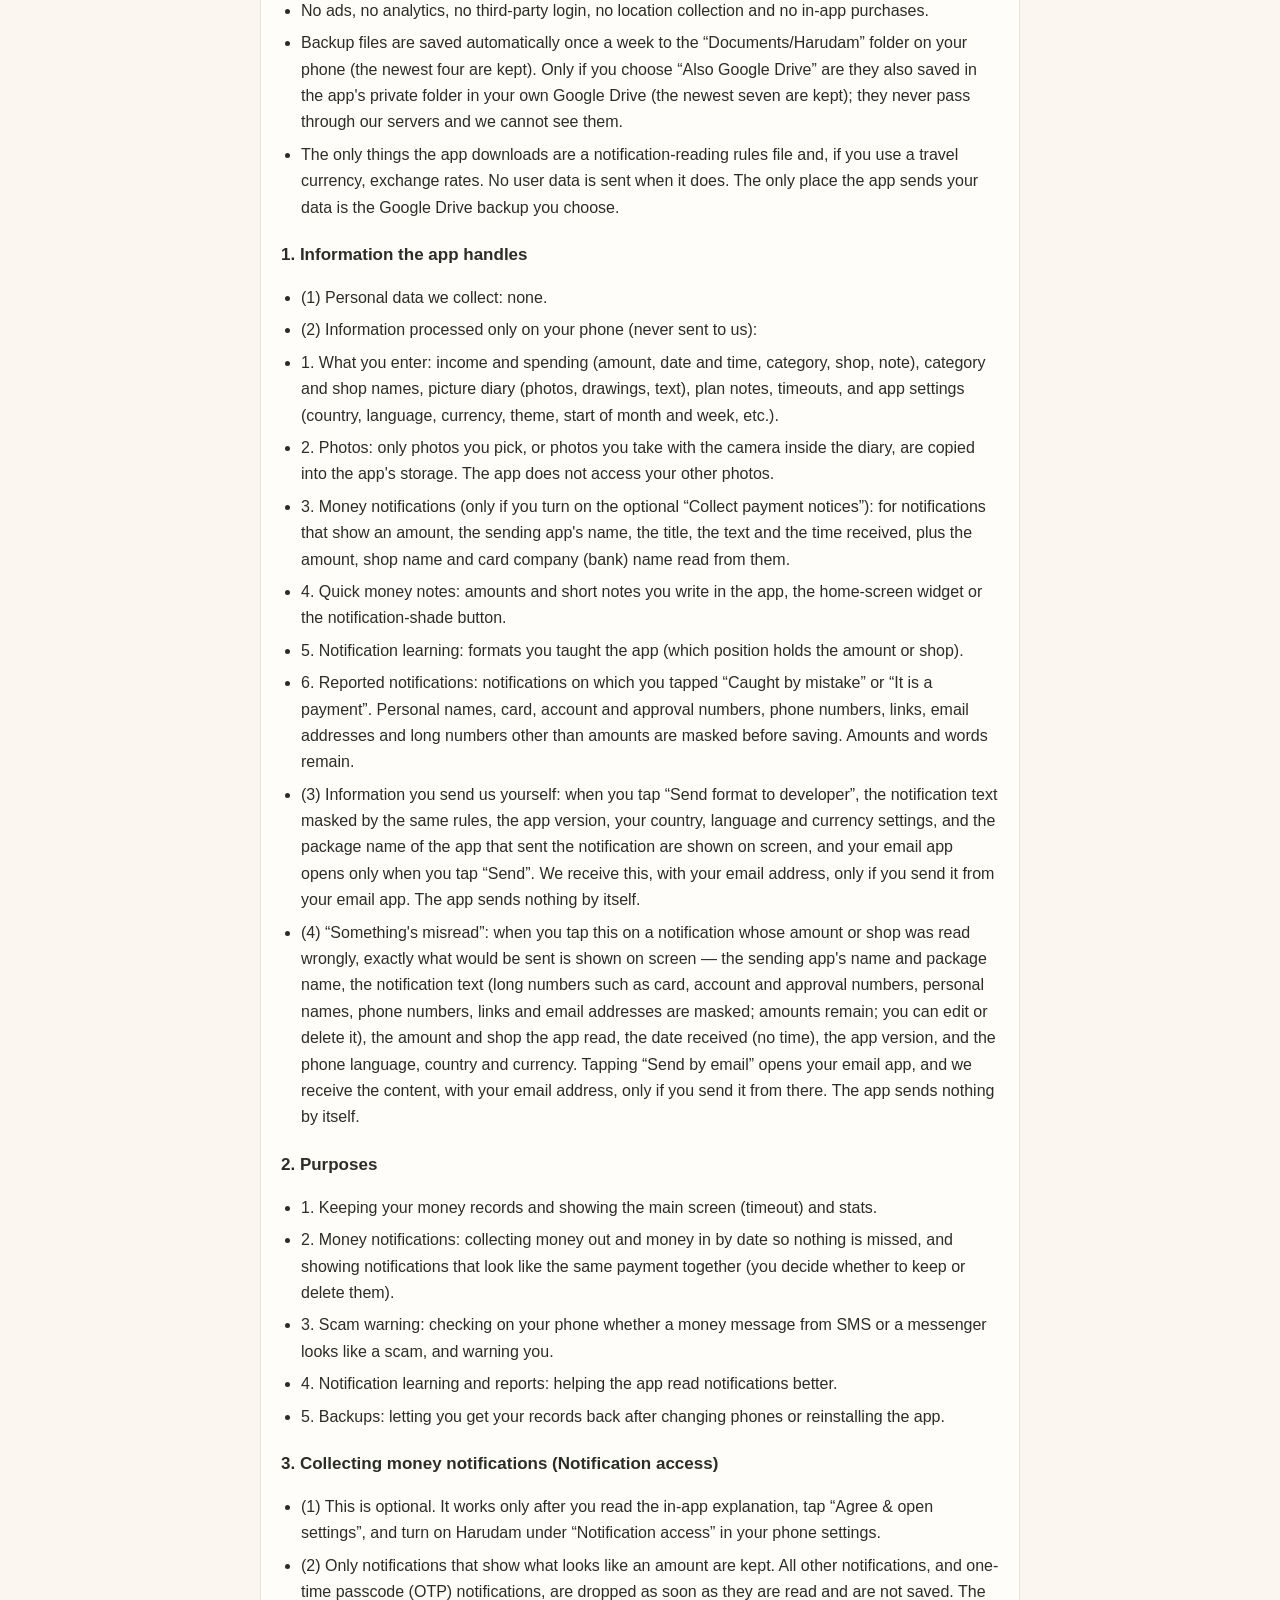
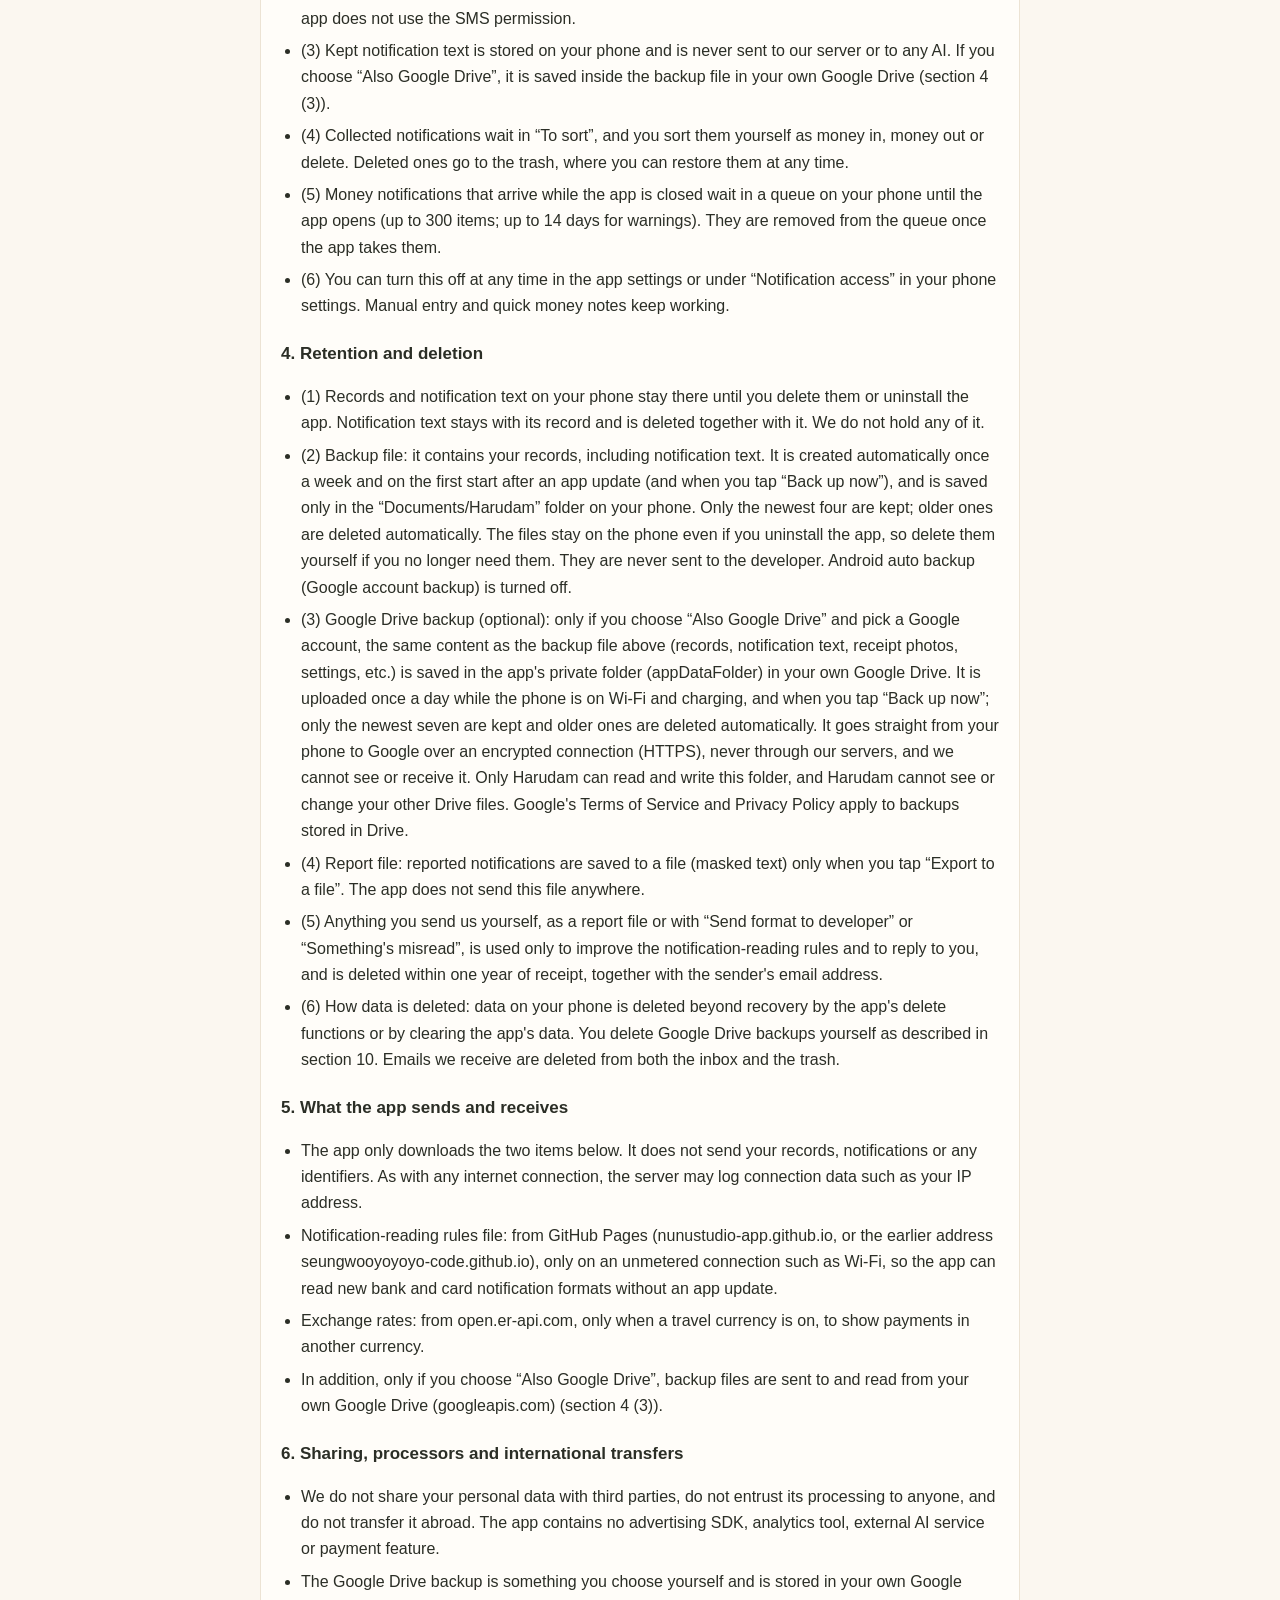
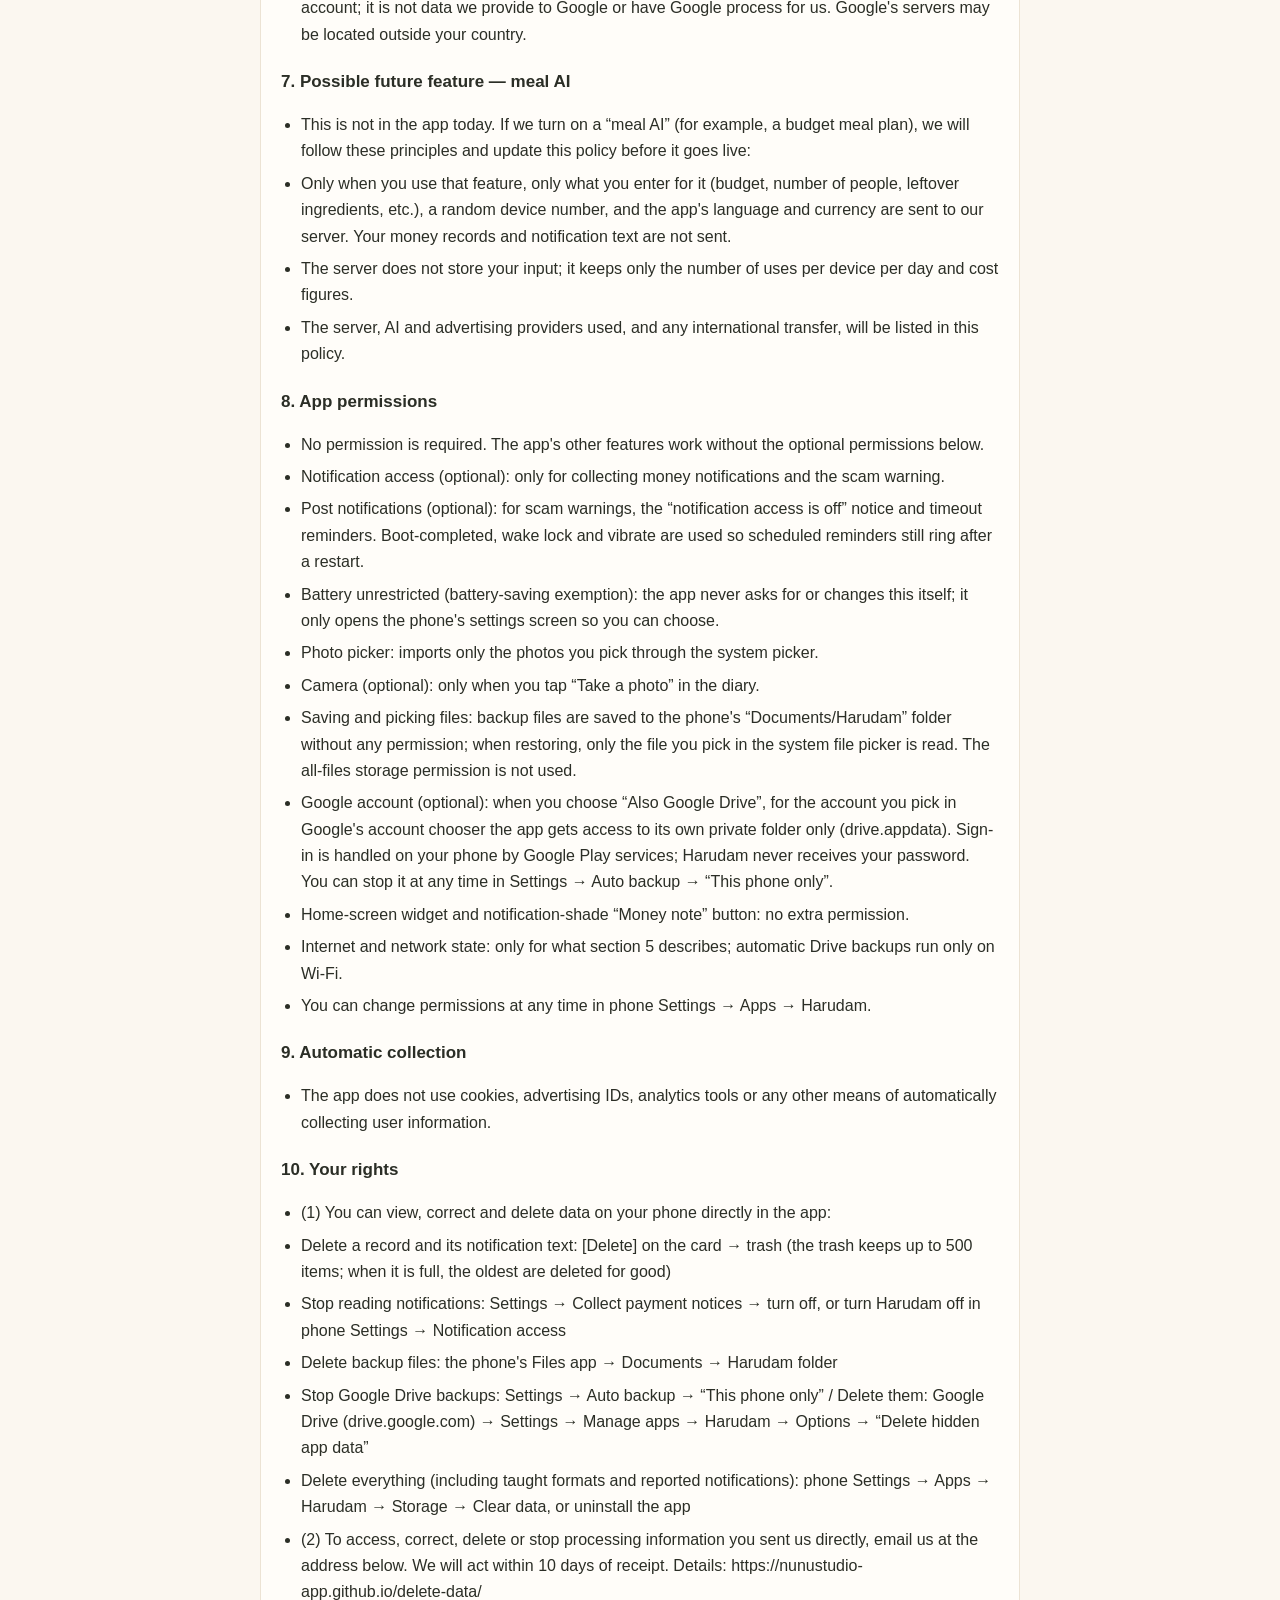
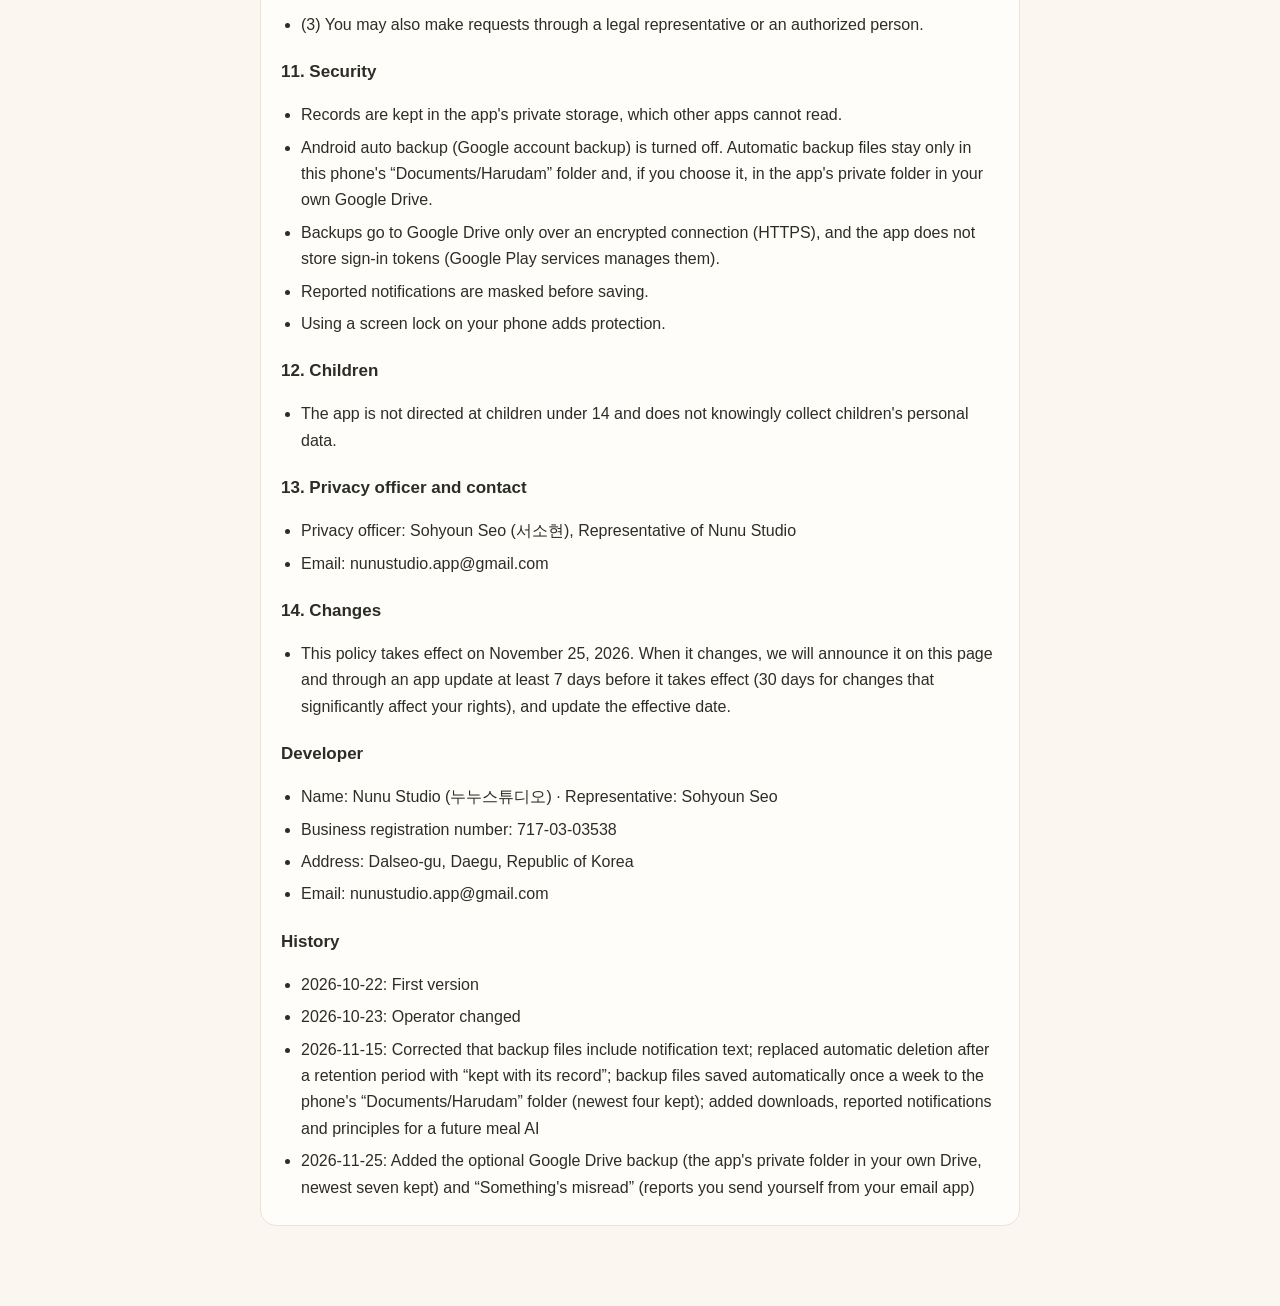
<file: privacy/index.html>
<!doctype html>
<html lang="ko">
<head>
<meta charset="utf-8">
<meta name="viewport" content="width=device-width, initial-scale=1">
<title>Harudam Privacy Policy · 하루담 개인정보처리방침</title>
<style>
body{margin:0;background:#FBF7F0;color:#2B2E26;font:16px/1.65 -apple-system,BlinkMacSystemFont,"Apple SD Gothic Neo","Malgun Gothic","Segoe UI",sans-serif}
main{max-width:760px;margin:0 auto;padding:24px 16px 64px}
nav{display:flex;gap:12px;margin-bottom:8px}nav a{color:#4A7A3A;font-weight:600}
section{background:#FFFDF9;border:1px solid #ECE3D4;border-radius:16px;padding:20px 20px 8px;margin:16px 0}
h1{font-size:24px;margin:0 0 4px}h2{font-size:17px;margin:20px 0 6px}.date{color:#6F6D63;margin:0 0 12px}
ul{padding-left:20px}li{margin:6px 0}
</style>
</head>
<body><main>
<nav><a href="#ko">한국어</a><a href="#en">English</a></nav>
<section id="ko" lang="ko">
<h1>하루담 개인정보처리방침</h1>
<p class="date">시행일: 2026년 11월 25일</p>
<p>누누스튜디오(이하 ‘개발자’)는 「개인정보 보호법」 등 관련 법령을 지키며, 가계부 앱 ‘하루담’(Harudam, 이하 ‘앱’)을 쓰는 분(이하 ‘이용자’)의 정보를 이 방침에 따라 다룹니다.</p>
<h2>한눈에 보기</h2>
<ul>
<li>회원가입·로그인이 없습니다.</li>
<li>이용자가 적은 기록과 앱이 모은 알림은 휴대폰 안의 앱 전용 저장 공간에 저장됩니다. 알림 내용은 개발자 서버나 AI로 보내지 않습니다(이용자가 고른 경우 이용자 본인의 구글 드라이브에 백업되는 것만 예외).</li>
<li>개발자는 이용자의 개인정보를 받거나 보관하지 않으며, 제3자에게 제공하지 않습니다.</li>
<li>광고, 분석 도구, 외부 로그인, 위치 수집, 앱 안 결제가 없습니다.</li>
<li>기록 백업 파일은 일주일에 한 번 이용자 휴대폰의 ‘문서/Harudam’ 폴더에 자동으로 저장됩니다(최근 4개). 이용자가 ‘구글 드라이브에도’를 고른 경우에만 이용자 본인의 구글 드라이브 앱 전용 공간에도 저장되며(최근 7개), 개발자 서버는 거치지 않고 개발자는 그 내용을 볼 수 없습니다.</li>
<li>앱이 인터넷으로 받는 것은 ‘알림 읽기 규칙 파일’과 (여행 통화를 쓸 때) ‘환율’뿐이며, 이때 이용자 정보를 보내지 않습니다. 앱이 이용자 정보를 보내는 곳은 이용자가 고른 구글 드라이브 백업뿐입니다.</li>
</ul>
<h2>제1조 (처리하는 정보)</h2>
<ul>
<li>① 개발자가 수집하는 개인정보: 없음</li>
<li>② 앱이 이용자의 휴대폰 안에서만 처리하는 정보 (개발자에게 전송되지 않음)</li>
<li>1. 직접 적은 기록: 지출·수입(금액, 날짜·시간, 목적, 가게, 메모), 목적·가게 이름, 그림일기(사진·손그림·글), 계획 메모, 타임아웃, 앱 설정(나라·언어·통화, 화면 밝기, 한 달·한 주 시작 등)</li>
<li>2. 사진: 이용자가 직접 고른 사진, 또는 그림일기에서 카메라로 바로 찍은 사진만 앱 저장 공간에 복사합니다. 휴대폰의 다른 사진에는 접근하지 않습니다.</li>
<li>3. 금액 알림(선택 기능 ‘금액 알림 모으기’를 켠 경우만): 금액이 적힌 알림의 보낸 앱 이름, 알림 제목, 본문, 받은 시각, 그리고 여기서 뽑은 금액·가게 이름·카드사(은행) 이름</li>
<li>4. 빠른 돈 메모: 앱, 홈 화면 위젯, 알림창 버튼에서 이용자가 적은 금액과 짧은 글</li>
<li>5. 알림 배우기: 이용자가 가르친 알림 형식(어느 칸이 금액·가게인지의 자리 정보)</li>
<li>6. 신고한 알림: 이용자가 ‘잘못 잡혔어요’나 ‘결제가 맞아요’를 누른 알림. 사람 이름·카드번호·계좌번호·승인번호·전화번호·링크·메일 주소·금액이 아닌 긴 숫자를 가린 뒤 저장합니다. 금액과 낱말은 남습니다.</li>
<li>③ 이용자가 직접 보내는 정보: 이용자가 ‘개발자에게 형식 보내기’를 누르면, 신고한 알림과 같은 규칙으로 가린 알림 글과 앱 버전, 나라·언어·통화 설정, 알림을 보낸 앱의 패키지 이름이 화면에 그대로 보이고, ‘보내기’를 눌러야 이용자의 이메일 앱이 열립니다. 이용자가 이메일 앱에서 보낸 경우에만 개발자가 그 내용과 보낸 사람 이메일 주소를 받습니다. 앱이 따로 보내는 것은 없습니다.</li>
<li>④ ‘인식이 이상해요’: 금액·가게를 잘못 읽은 알림에서 이 버튼을 누르면, 보낼 내용이 화면에 그대로 보입니다 — 보낸 앱 이름과 패키지 이름, 알림 원문(카드·계좌·승인번호처럼 긴 숫자와 사람 이름·전화번호·링크·메일 주소는 가리고 금액은 남김, 이용자가 고치거나 지울 수 있음), 앱이 읽은 금액·가게, 받은 날짜(시각 없음), 앱 버전, 폰 언어·나라·돈 단위. ‘메일로 보내기’를 누르면 이용자의 메일 앱이 열리고, 이용자가 메일 앱에서 보낸 경우에만 개발자가 그 내용과 보낸 사람 이메일 주소를 받습니다. 앱이 따로 보내는 것은 없습니다.</li>
</ul>
<h2>제2조 (처리 목적)</h2>
<ul>
<li>1. 가계부 기록, 메인(타임아웃)·통계 표시</li>
<li>2. 금액 알림: 쓴 돈과 들어온 돈을 놓치지 않도록 날짜별로 모으고, 같은 결제로 보이는 알림을 함께 보여 주기(합치거나 지우는 것은 이용자가 정함)</li>
<li>3. 사기 의심 경고: 문자·메신저로 온 금액 알림이 사기 문자와 비슷한지 휴대폰 안에서 판단해 알리기</li>
<li>4. 알림 배우기·신고한 알림: 앱이 알림을 더 잘 읽도록 하기</li>
<li>5. 기록 백업: 휴대폰을 바꾸거나 앱을 다시 깔아도 기록을 되찾게 하기</li>
</ul>
<h2>제3조 (금액 알림 모으기 — 알림 접근)</h2>
<ul>
<li>① 선택 기능입니다. 이용자가 앱 안 안내를 읽고 ‘동의하고 설정 열기’를 누른 뒤, 휴대폰 설정의 ‘알림 접근’에서 하루담을 켰을 때만 동작합니다.</li>
<li>② 금액으로 보이는 숫자가 적힌 알림만 남깁니다. 그 밖의 알림과 인증번호(OTP) 알림은 읽는 즉시 버리고 저장하지 않습니다. 문자(SMS) 읽기 권한은 쓰지 않습니다.</li>
<li>③ 남긴 알림 원문은 휴대폰 안에 저장하며, 개발자 서버나 AI로 보내지 않습니다. 이용자가 ‘구글 드라이브에도’를 고르면 백업 파일에 들어 있는 채로 이용자 본인의 구글 드라이브에 저장됩니다(제4조 ③).</li>
<li>④ 모은 알림은 ‘정리할 알림’에 그대로 모이고, 이용자가 들어온 돈·나간 돈·삭제로 정리합니다. 삭제한 알림은 휴지통에 두며 언제든 되살릴 수 있습니다.</li>
<li>⑤ 앱이 닫혀 있을 때 온 금액 알림은 앱이 열려 가져갈 때까지 휴대폰 안 대기열에 잠시 둡니다(최대 300건, 경고용은 14일). 가져간 뒤 대기열에서 지웁니다.</li>
<li>⑥ 휴대폰 설정의 ‘알림 접근’이나 앱 설정에서 언제든 끌 수 있으며, 꺼도 직접 입력과 빠른 돈 메모는 그대로 쓸 수 있습니다.</li>
</ul>
<h2>제4조 (보유 및 파기)</h2>
<ul>
<li>① 휴대폰 안의 기록과 알림 원문은 이용자가 지우거나 앱을 지울 때까지 이용자의 휴대폰에만 남습니다. 알림 원문은 그 기록과 함께 남고, 기록을 지우면 함께 지워집니다. 개발자는 이를 보유하지 않습니다.</li>
<li>② 기록 백업 파일: 기록과 알림 원문이 들어 있습니다. 일주일에 한 번, 그리고 앱을 업데이트한 뒤 처음 켤 때 자동으로 만들어지고(‘지금 백업’을 눌러도 만들어짐), 이용자 휴대폰의 ‘문서(Documents)/Harudam’ 폴더에만 저장됩니다. 최근 4개만 남기고 오래된 것은 자동으로 지우며, 앱을 지워도 이 파일은 남으므로 필요 없으면 이용자가 직접 지워야 합니다. 이 파일은 개발자 서버로 보내지 않습니다. 안드로이드 자동 백업(구글 계정 백업)은 꺼 두었습니다.</li>
<li>③ 구글 드라이브 백업 (선택): 이용자가 ‘구글 드라이브에도’를 고르고 구글 계정을 고른 경우에만, 위 백업 파일과 같은 내용(기록·알림 원문·영수증 사진·설정 등)을 이용자 본인의 구글 드라이브 ‘앱 전용 공간’(appDataFolder)에 저장합니다. 하루 한 번 와이파이에 연결되어 충전 중일 때, 그리고 ‘지금 백업’을 누를 때 올리며, 최근 7개만 남기고 오래된 것은 자동으로 지웁니다. 휴대폰에서 구글 서버로 암호화된 연결(HTTPS)로 바로 보내며 개발자 서버를 거치지 않고, 개발자는 이 파일을 보거나 받을 수 없습니다. 이 공간은 하루담만 읽고 쓸 수 있고, 하루담은 이용자의 다른 드라이브 파일을 보거나 바꿀 수 없습니다. 드라이브에 저장된 백업에는 구글의 서비스 약관과 개인정보처리방침이 적용됩니다.</li>
<li>④ 신고 파일: 신고한 알림은 이용자가 ‘파일로 내보내기’를 누를 때만 파일(가린 원문)로 저장됩니다. 앱은 이 파일을 어디로도 보내지 않습니다.</li>
<li>⑤ 이용자가 신고 파일이나 ‘개발자에게 형식 보내기’ · ‘인식이 이상해요’로 개발자에게 직접 보낸 내용은 알림 읽기 규칙을 고치고 답장하는 데만 쓰고, 받은 날부터 최대 1년 안에 지웁니다. 함께 받은 보낸 사람 이메일 주소도 같습니다.</li>
<li>⑥ 파기 방법: 휴대폰 안의 정보는 앱의 지우기 기능이나 앱 데이터 삭제로 복구할 수 없게 지워집니다. 구글 드라이브의 백업은 제10조의 방법으로 이용자가 지웁니다. 개발자가 받은 메일은 메일함과 휴지통에서 모두 지웁니다.</li>
</ul>
<h2>제5조 (인터넷으로 주고받는 것)</h2>
<ul>
<li>앱은 다음 두 가지를 인터넷에서 받기만 합니다. 이때 이용자의 기록·알림·식별 정보를 보내지 않으며, 일반적인 인터넷 연결처럼 상대 서버가 접속 기록(IP 주소 등)을 남길 수 있습니다.</li>
<li>알림 읽기 규칙 파일: GitHub Pages(nunustudio-app.github.io, 옮기기 전 주소 seungwooyoyoyo-code.github.io)에서 와이파이 등 데이터 요금이 들지 않는 연결일 때 받아, 새 은행·카드 알림 모양을 앱 업데이트 없이 읽게 합니다.</li>
<li>환율: ‘여행 통화’를 켰을 때 open.er-api.com에서 받아 다른 통화 결제를 바꿔 보여 줍니다.</li>
<li>그리고 이용자가 ‘구글 드라이브에도’를 고른 경우에만 백업 파일을 이용자 본인의 구글 드라이브(googleapis.com)로 보내고 불러옵니다(제4조 ③).</li>
</ul>
<h2>제6조 (제3자 제공, 위탁, 국외 이전)</h2>
<ul>
<li>개발자는 이용자의 개인정보를 제3자에게 제공하지 않고, 처리를 맡기지 않으며, 국외로 옮기지 않습니다. 앱에는 광고 SDK, 분석 도구, 외부 AI 서비스, 결제 기능이 들어 있지 않습니다.</li>
<li>구글 드라이브 백업은 이용자가 직접 골라 이용자 본인의 구글 계정에 저장하는 것으로, 개발자가 구글에 제공하거나 처리를 맡기는 것이 아닙니다. 구글의 서버는 국외에 있을 수 있습니다.</li>
</ul>
<h2>제7조 (앞으로 추가할 수 있는 기능 — 식단 AI)</h2>
<ul>
<li>지금 앱에는 없습니다. 나중에 ‘식단 AI’(예산 식단표 등)를 켜게 되면 다음 원칙을 지키며, 켜기 전에 이 방침을 고쳐 미리 알립니다.</li>
<li>이용자가 그 기능을 쓸 때만, 그 기능에 적은 식단 입력(예산, 인원, 남은 재료 등)과 기기 무작위 번호, 앱 언어·통화만 개발자 서버로 보냅니다. 가계부 기록과 알림 원문은 보내지 않습니다.</li>
<li>서버는 입력을 저장하지 않고, 기기별 하루 사용 횟수와 비용 숫자만 남깁니다.</li>
<li>이때 쓰는 서버·AI·광고 회사와 국외 이전 여부를 이 방침에 적습니다.</li>
</ul>
<h2>제8조 (앱 접근 권한)</h2>
<ul>
<li>필수 권한은 없으며, 아래 선택 권한은 허용하지 않아도 나머지 기능을 쓸 수 있습니다.</li>
<li>알림 접근 (선택): ‘금액 알림 모으기’와 사기 의심 경고에만 씁니다.</li>
<li>알림 보내기 (선택): 사기 의심 경고, ‘알림 접근이 꺼졌어요’ 안내, 타임아웃 알림에 씁니다. 휴대폰을 다시 켠 뒤에도 예약 알림이 울리도록 부팅 완료 수신·잠깐 깨우기·진동을 함께 씁니다.</li>
<li>배터리 사용 제한 없음(절전 예외): 앱이 직접 묻거나 바꾸지 않고, 이용자가 고를 수 있도록 휴대폰 설정 화면만 열어 줍니다.</li>
<li>사진 고르기: 시스템 사진 선택기로 이용자가 고른 사진만 가져옵니다.</li>
<li>카메라 (선택): 그림일기에서 ‘카메라로 찍기’를 눌렀을 때만 씁니다.</li>
<li>파일 저장·고르기: 백업 파일은 권한 없이 휴대폰 ‘문서/Harudam’ 폴더에 저장하고, 불러올 때는 이용자가 시스템 파일 선택 창에서 고른 파일만 읽습니다. 저장소 전체 접근 권한은 쓰지 않습니다.</li>
<li>구글 계정 (선택): ‘구글 드라이브에도’를 고를 때 구글의 계정 선택 창에서 고른 계정에 대해, 하루담 전용 공간만 쓰는 권한(drive.appdata)을 받습니다. 로그인은 구글 Play 서비스가 휴대폰 안에서 처리하며, 하루담은 비밀번호를 받지 않습니다. 설정 → 자동 백업 → ‘이 폰에만’으로 언제든 멈출 수 있습니다.</li>
<li>홈 화면 위젯, 알림창 ‘돈 메모’ 버튼: 별도 권한이 없습니다.</li>
<li>인터넷 · 네트워크 상태 확인: 제5조의 것을 주고받을 때만 쓰고, 드라이브 백업은 와이파이일 때만 자동으로 합니다.</li>
<li>권한은 휴대폰 설정 → 애플리케이션 → 하루담에서 언제든 바꿀 수 있습니다.</li>
</ul>
<h2>제9조 (자동 수집 장치)</h2>
<ul>
<li>앱은 쿠키, 광고 식별자, 분석 도구 등 이용자 정보를 자동으로 모으는 장치를 쓰지 않습니다.</li>
</ul>
<h2>제10조 (이용자의 권리와 행사 방법)</h2>
<ul>
<li>① 휴대폰 안의 정보는 앱에서 바로 보고, 고치고, 지울 수 있습니다.</li>
<li>기록·알림 원문 지우기: 카드의 [삭제] → 휴지통 (휴지통은 500건까지 두고, 넘치면 먼저 넣은 것부터 아주 지워집니다)</li>
<li>알림 읽기 멈추기: 설정 → 금액 알림 모으기 → 끄기, 또는 휴대폰 설정 → 알림 접근에서 하루담 끄기</li>
<li>백업 파일 지우기: 휴대폰의 내 파일 앱 → 문서 → Harudam 폴더</li>
<li>구글 드라이브 백업 멈추기: 설정 → 자동 백업 → ‘이 폰에만’ / 지우기: 구글 드라이브(drive.google.com) → 설정 → 앱 관리 → 하루담 → 옵션 → ‘숨겨진 앱 데이터 삭제’</li>
<li>모든 기록 지우기(가르친 알림 형식 · 신고한 알림 포함): 휴대폰 설정 → 애플리케이션 → 하루담 → 저장공간 → 데이터 삭제, 또는 앱 삭제</li>
<li>② 개발자에게 직접 보낸 정보의 열람·정정·삭제·처리정지는 아래 메일로 요청할 수 있으며, 받은 날부터 10일 안에 처리하고 결과를 알려 드립니다. 자세한 방법은 ‘하루담 데이터 삭제 요청’ 페이지(https://nunustudio-app.github.io/delete-data/)에 있습니다.</li>
<li>③ 법정대리인이나 위임을 받은 사람을 통해서도 요청할 수 있습니다.</li>
</ul>
<h2>제11조 (안전성 확보 조치)</h2>
<ul>
<li>기록은 다른 앱이 읽지 못하는 앱 전용 저장 공간에 둡니다.</li>
<li>안드로이드 자동 백업(구글 계정 백업)을 꺼 두었습니다. 자동 백업 파일은 이 휴대폰의 ‘문서/Harudam’ 폴더와, 이용자가 고른 경우 이용자 본인의 구글 드라이브 앱 전용 공간에만 둡니다.</li>
<li>구글 드라이브로는 암호화된 연결(HTTPS)로만 보내고, 로그인 토큰은 저장하지 않습니다(구글 Play 서비스가 관리).</li>
<li>신고한 알림은 이름·번호를 가린 뒤 저장합니다.</li>
<li>휴대폰 화면 잠금을 켜 두시면 더 안전합니다.</li>
</ul>
<h2>제12조 (아동의 개인정보)</h2>
<ul>
<li>앱은 만 14세 미만 아동을 대상으로 하지 않으며, 아동의 개인정보를 따로 모으지 않습니다.</li>
</ul>
<h2>제13조 (개인정보 보호책임자)</h2>
<ul>
<li>개인정보 보호책임자: 서소현 (누누스튜디오 대표)</li>
<li>이메일: nunustudio.app@gmail.com</li>
<li>개인정보 관련 문의, 불만, 피해 구제는 위 이메일로 연락해 주세요.</li>
</ul>
<h2>제14조 (권익침해 구제 방법)</h2>
<ul>
<li>개인정보 침해에 대한 상담이나 신고는 아래 기관에도 할 수 있습니다.</li>
<li>개인정보분쟁조정위원회: 1833-6972 (www.kopico.go.kr)</li>
<li>개인정보침해신고센터: 국번 없이 118 (privacy.kisa.or.kr)</li>
<li>대검찰청: 국번 없이 1301 (www.spo.go.kr)</li>
<li>경찰청: 국번 없이 182 (ecrm.police.go.kr)</li>
</ul>
<h2>제15조 (방침의 변경)</h2>
<ul>
<li>이 방침은 2026년 11월 25일부터 시행합니다. 내용이 바뀌면 시행 7일 전(이용자 권리에 중요한 변경은 30일 전)부터 이 페이지와 앱 업데이트로 알리고, 시행일을 고쳐 적습니다.</li>
</ul>
<h2>개발자 정보</h2>
<ul>
<li>상호: 누누스튜디오 (Nunu Studio) · 대표자: 서소현</li>
<li>사업자등록번호: 717-03-03538</li>
<li>주소: 대구광역시 달서구</li>
<li>이메일: nunustudio.app@gmail.com</li>
</ul>
<h2>변경 이력</h2>
<ul>
<li>2026-10-22: 최초 시행</li>
<li>2026-10-23: 운영자 변경</li>
<li>2026-11-15: 백업 파일에 알림 원문이 들어감을 바로잡음, 보관 기간 자동 삭제 대신 ‘기록과 함께 보관’으로 바꿈, 백업 파일을 일주일에 한 번 휴대폰 ‘문서/Harudam’ 폴더에 자동 저장(최근 4개), 인터넷으로 받는 것·신고한 알림·앞으로의 식단 AI 원칙 추가</li>
<li>2026-11-25: 이용자가 고르는 구글 드라이브 백업(본인 드라이브의 앱 전용 공간, 최근 7개) 추가, ‘인식이 이상해요’(이용자가 메일 앱에서 직접 보내는 제보) 추가</li>
</ul>
</section>
<section id="en" lang="en">
<h1>Harudam Privacy Policy</h1>
<p class="date">Effective date: November 25, 2026</p>
<p>This policy explains how Nunu Studio (“we”, “the developer”) handles information in the expense tracker app Harudam (하루담, “the app”).</p>
<h2>Summary</h2>
<ul>
<li>No sign-up or login.</li>
<li>Everything you record and every notification the app keeps is stored in the app's private storage on your phone. Notification contents are never sent to our server or to any AI (the only exception is a backup to your own Google Drive, if you choose it).</li>
<li>We do not collect your personal data, and we do not share it with anyone.</li>
<li>No ads, no analytics, no third-party login, no location collection and no in-app purchases.</li>
<li>Backup files are saved automatically once a week to the “Documents/Harudam” folder on your phone (the newest four are kept). Only if you choose “Also Google Drive” are they also saved in the app's private folder in your own Google Drive (the newest seven are kept); they never pass through our servers and we cannot see them.</li>
<li>The only things the app downloads are a notification-reading rules file and, if you use a travel currency, exchange rates. No user data is sent when it does. The only place the app sends your data is the Google Drive backup you choose.</li>
</ul>
<h2>1. Information the app handles</h2>
<ul>
<li>(1) Personal data we collect: none.</li>
<li>(2) Information processed only on your phone (never sent to us):</li>
<li>1. What you enter: income and spending (amount, date and time, category, shop, note), category and shop names, picture diary (photos, drawings, text), plan notes, timeouts, and app settings (country, language, currency, theme, start of month and week, etc.).</li>
<li>2. Photos: only photos you pick, or photos you take with the camera inside the diary, are copied into the app's storage. The app does not access your other photos.</li>
<li>3. Money notifications (only if you turn on the optional “Collect payment notices”): for notifications that show an amount, the sending app's name, the title, the text and the time received, plus the amount, shop name and card company (bank) name read from them.</li>
<li>4. Quick money notes: amounts and short notes you write in the app, the home-screen widget or the notification-shade button.</li>
<li>5. Notification learning: formats you taught the app (which position holds the amount or shop).</li>
<li>6. Reported notifications: notifications on which you tapped “Caught by mistake” or “It is a payment”. Personal names, card, account and approval numbers, phone numbers, links, email addresses and long numbers other than amounts are masked before saving. Amounts and words remain.</li>
<li>(3) Information you send us yourself: when you tap “Send format to developer”, the notification text masked by the same rules, the app version, your country, language and currency settings, and the package name of the app that sent the notification are shown on screen, and your email app opens only when you tap “Send”. We receive this, with your email address, only if you send it from your email app. The app sends nothing by itself.</li>
<li>(4) “Something's misread”: when you tap this on a notification whose amount or shop was read wrongly, exactly what would be sent is shown on screen — the sending app's name and package name, the notification text (long numbers such as card, account and approval numbers, personal names, phone numbers, links and email addresses are masked; amounts remain; you can edit or delete it), the amount and shop the app read, the date received (no time), the app version, and the phone language, country and currency. Tapping “Send by email” opens your email app, and we receive the content, with your email address, only if you send it from there. The app sends nothing by itself.</li>
</ul>
<h2>2. Purposes</h2>
<ul>
<li>1. Keeping your money records and showing the main screen (timeout) and stats.</li>
<li>2. Money notifications: collecting money out and money in by date so nothing is missed, and showing notifications that look like the same payment together (you decide whether to keep or delete them).</li>
<li>3. Scam warning: checking on your phone whether a money message from SMS or a messenger looks like a scam, and warning you.</li>
<li>4. Notification learning and reports: helping the app read notifications better.</li>
<li>5. Backups: letting you get your records back after changing phones or reinstalling the app.</li>
</ul>
<h2>3. Collecting money notifications (Notification access)</h2>
<ul>
<li>(1) This is optional. It works only after you read the in-app explanation, tap “Agree &amp; open settings”, and turn on Harudam under “Notification access” in your phone settings.</li>
<li>(2) Only notifications that show what looks like an amount are kept. All other notifications, and one-time passcode (OTP) notifications, are dropped as soon as they are read and are not saved. The app does not use the SMS permission.</li>
<li>(3) Kept notification text is stored on your phone and is never sent to our server or to any AI. If you choose “Also Google Drive”, it is saved inside the backup file in your own Google Drive (section 4 (3)).</li>
<li>(4) Collected notifications wait in “To sort”, and you sort them yourself as money in, money out or delete. Deleted ones go to the trash, where you can restore them at any time.</li>
<li>(5) Money notifications that arrive while the app is closed wait in a queue on your phone until the app opens (up to 300 items; up to 14 days for warnings). They are removed from the queue once the app takes them.</li>
<li>(6) You can turn this off at any time in the app settings or under “Notification access” in your phone settings. Manual entry and quick money notes keep working.</li>
</ul>
<h2>4. Retention and deletion</h2>
<ul>
<li>(1) Records and notification text on your phone stay there until you delete them or uninstall the app. Notification text stays with its record and is deleted together with it. We do not hold any of it.</li>
<li>(2) Backup file: it contains your records, including notification text. It is created automatically once a week and on the first start after an app update (and when you tap “Back up now”), and is saved only in the “Documents/Harudam” folder on your phone. Only the newest four are kept; older ones are deleted automatically. The files stay on the phone even if you uninstall the app, so delete them yourself if you no longer need them. They are never sent to the developer. Android auto backup (Google account backup) is turned off.</li>
<li>(3) Google Drive backup (optional): only if you choose “Also Google Drive” and pick a Google account, the same content as the backup file above (records, notification text, receipt photos, settings, etc.) is saved in the app's private folder (appDataFolder) in your own Google Drive. It is uploaded once a day while the phone is on Wi-Fi and charging, and when you tap “Back up now”; only the newest seven are kept and older ones are deleted automatically. It goes straight from your phone to Google over an encrypted connection (HTTPS), never through our servers, and we cannot see or receive it. Only Harudam can read and write this folder, and Harudam cannot see or change your other Drive files. Google's Terms of Service and Privacy Policy apply to backups stored in Drive.</li>
<li>(4) Report file: reported notifications are saved to a file (masked text) only when you tap “Export to a file”. The app does not send this file anywhere.</li>
<li>(5) Anything you send us yourself, as a report file or with “Send format to developer” or “Something's misread”, is used only to improve the notification-reading rules and to reply to you, and is deleted within one year of receipt, together with the sender's email address.</li>
<li>(6) How data is deleted: data on your phone is deleted beyond recovery by the app's delete functions or by clearing the app's data. You delete Google Drive backups yourself as described in section 10. Emails we receive are deleted from both the inbox and the trash.</li>
</ul>
<h2>5. What the app sends and receives</h2>
<ul>
<li>The app only downloads the two items below. It does not send your records, notifications or any identifiers. As with any internet connection, the server may log connection data such as your IP address.</li>
<li>Notification-reading rules file: from GitHub Pages (nunustudio-app.github.io, or the earlier address seungwooyoyoyo-code.github.io), only on an unmetered connection such as Wi-Fi, so the app can read new bank and card notification formats without an app update.</li>
<li>Exchange rates: from open.er-api.com, only when a travel currency is on, to show payments in another currency.</li>
<li>In addition, only if you choose “Also Google Drive”, backup files are sent to and read from your own Google Drive (googleapis.com) (section 4 (3)).</li>
</ul>
<h2>6. Sharing, processors and international transfers</h2>
<ul>
<li>We do not share your personal data with third parties, do not entrust its processing to anyone, and do not transfer it abroad. The app contains no advertising SDK, analytics tool, external AI service or payment feature.</li>
<li>The Google Drive backup is something you choose yourself and is stored in your own Google account; it is not data we provide to Google or have Google process for us. Google's servers may be located outside your country.</li>
</ul>
<h2>7. Possible future feature — meal AI</h2>
<ul>
<li>This is not in the app today. If we turn on a “meal AI” (for example, a budget meal plan), we will follow these principles and update this policy before it goes live:</li>
<li>Only when you use that feature, only what you enter for it (budget, number of people, leftover ingredients, etc.), a random device number, and the app's language and currency are sent to our server. Your money records and notification text are not sent.</li>
<li>The server does not store your input; it keeps only the number of uses per device per day and cost figures.</li>
<li>The server, AI and advertising providers used, and any international transfer, will be listed in this policy.</li>
</ul>
<h2>8. App permissions</h2>
<ul>
<li>No permission is required. The app's other features work without the optional permissions below.</li>
<li>Notification access (optional): only for collecting money notifications and the scam warning.</li>
<li>Post notifications (optional): for scam warnings, the “notification access is off” notice and timeout reminders. Boot-completed, wake lock and vibrate are used so scheduled reminders still ring after a restart.</li>
<li>Battery unrestricted (battery-saving exemption): the app never asks for or changes this itself; it only opens the phone's settings screen so you can choose.</li>
<li>Photo picker: imports only the photos you pick through the system picker.</li>
<li>Camera (optional): only when you tap “Take a photo” in the diary.</li>
<li>Saving and picking files: backup files are saved to the phone's “Documents/Harudam” folder without any permission; when restoring, only the file you pick in the system file picker is read. The all-files storage permission is not used.</li>
<li>Google account (optional): when you choose “Also Google Drive”, for the account you pick in Google's account chooser the app gets access to its own private folder only (drive.appdata). Sign-in is handled on your phone by Google Play services; Harudam never receives your password. You can stop it at any time in Settings → Auto backup → “This phone only”.</li>
<li>Home-screen widget and notification-shade “Money note” button: no extra permission.</li>
<li>Internet and network state: only for what section 5 describes; automatic Drive backups run only on Wi-Fi.</li>
<li>You can change permissions at any time in phone Settings → Apps → Harudam.</li>
</ul>
<h2>9. Automatic collection</h2>
<ul>
<li>The app does not use cookies, advertising IDs, analytics tools or any other means of automatically collecting user information.</li>
</ul>
<h2>10. Your rights</h2>
<ul>
<li>(1) You can view, correct and delete data on your phone directly in the app:</li>
<li>Delete a record and its notification text: [Delete] on the card → trash (the trash keeps up to 500 items; when it is full, the oldest are deleted for good)</li>
<li>Stop reading notifications: Settings → Collect payment notices → turn off, or turn Harudam off in phone Settings → Notification access</li>
<li>Delete backup files: the phone's Files app → Documents → Harudam folder</li>
<li>Stop Google Drive backups: Settings → Auto backup → “This phone only” / Delete them: Google Drive (drive.google.com) → Settings → Manage apps → Harudam → Options → “Delete hidden app data”</li>
<li>Delete everything (including taught formats and reported notifications): phone Settings → Apps → Harudam → Storage → Clear data, or uninstall the app</li>
<li>(2) To access, correct, delete or stop processing information you sent us directly, email us at the address below. We will act within 10 days of receipt. Details: https://nunustudio-app.github.io/delete-data/</li>
<li>(3) You may also make requests through a legal representative or an authorized person.</li>
</ul>
<h2>11. Security</h2>
<ul>
<li>Records are kept in the app's private storage, which other apps cannot read.</li>
<li>Android auto backup (Google account backup) is turned off. Automatic backup files stay only in this phone's “Documents/Harudam” folder and, if you choose it, in the app's private folder in your own Google Drive.</li>
<li>Backups go to Google Drive only over an encrypted connection (HTTPS), and the app does not store sign-in tokens (Google Play services manages them).</li>
<li>Reported notifications are masked before saving.</li>
<li>Using a screen lock on your phone adds protection.</li>
</ul>
<h2>12. Children</h2>
<ul>
<li>The app is not directed at children under 14 and does not knowingly collect children's personal data.</li>
</ul>
<h2>13. Privacy officer and contact</h2>
<ul>
<li>Privacy officer: Sohyoun Seo (서소현), Representative of Nunu Studio</li>
<li>Email: nunustudio.app@gmail.com</li>
</ul>
<h2>14. Changes</h2>
<ul>
<li>This policy takes effect on November 25, 2026. When it changes, we will announce it on this page and through an app update at least 7 days before it takes effect (30 days for changes that significantly affect your rights), and update the effective date.</li>
</ul>
<h2>Developer</h2>
<ul>
<li>Name: Nunu Studio (누누스튜디오) · Representative: Sohyoun Seo</li>
<li>Business registration number: 717-03-03538</li>
<li>Address: Dalseo-gu, Daegu, Republic of Korea</li>
<li>Email: nunustudio.app@gmail.com</li>
</ul>
<h2>History</h2>
<ul>
<li>2026-10-22: First version</li>
<li>2026-10-23: Operator changed</li>
<li>2026-11-15: Corrected that backup files include notification text; replaced automatic deletion after a retention period with “kept with its record”; backup files saved automatically once a week to the phone's “Documents/Harudam” folder (newest four kept); added downloads, reported notifications and principles for a future meal AI</li>
<li>2026-11-25: Added the optional Google Drive backup (the app's private folder in your own Drive, newest seven kept) and “Something's misread” (reports you send yourself from your email app)</li>
</ul>
</section>
</main></body>
</html>
</file>
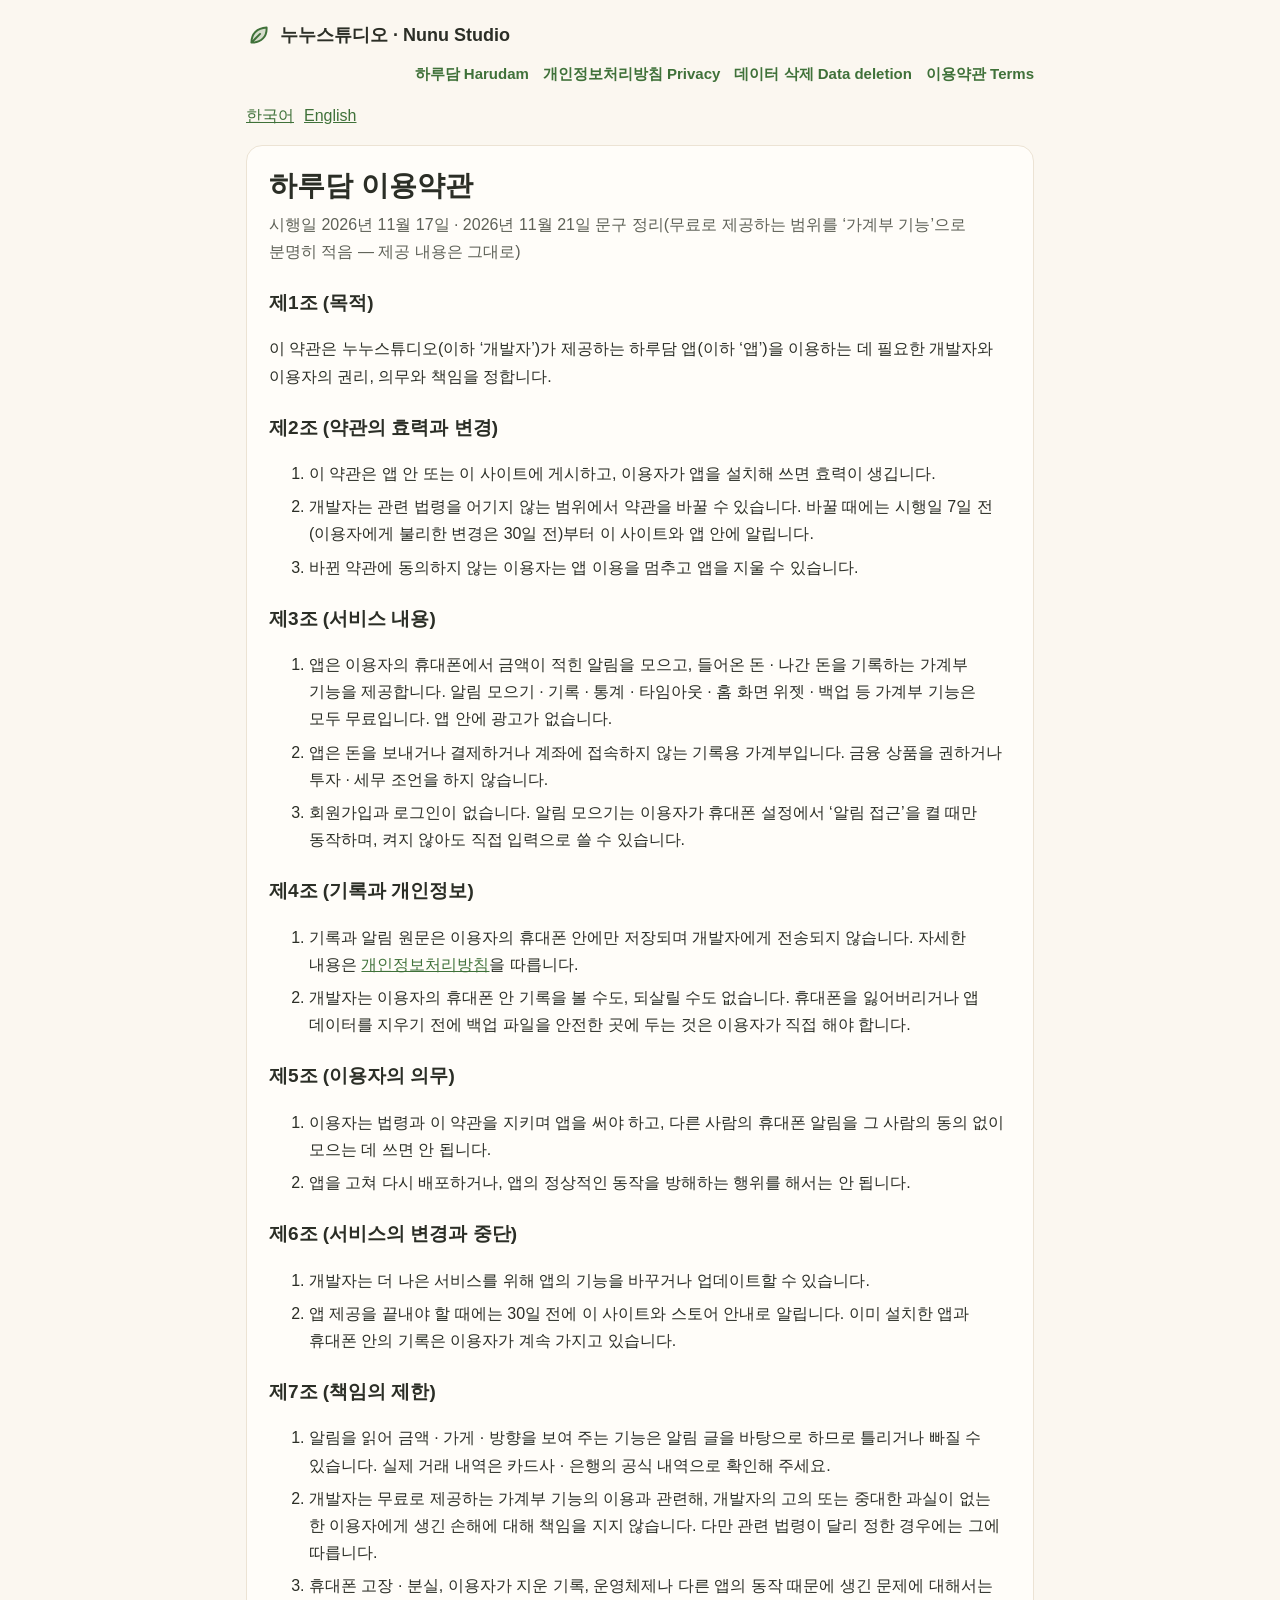
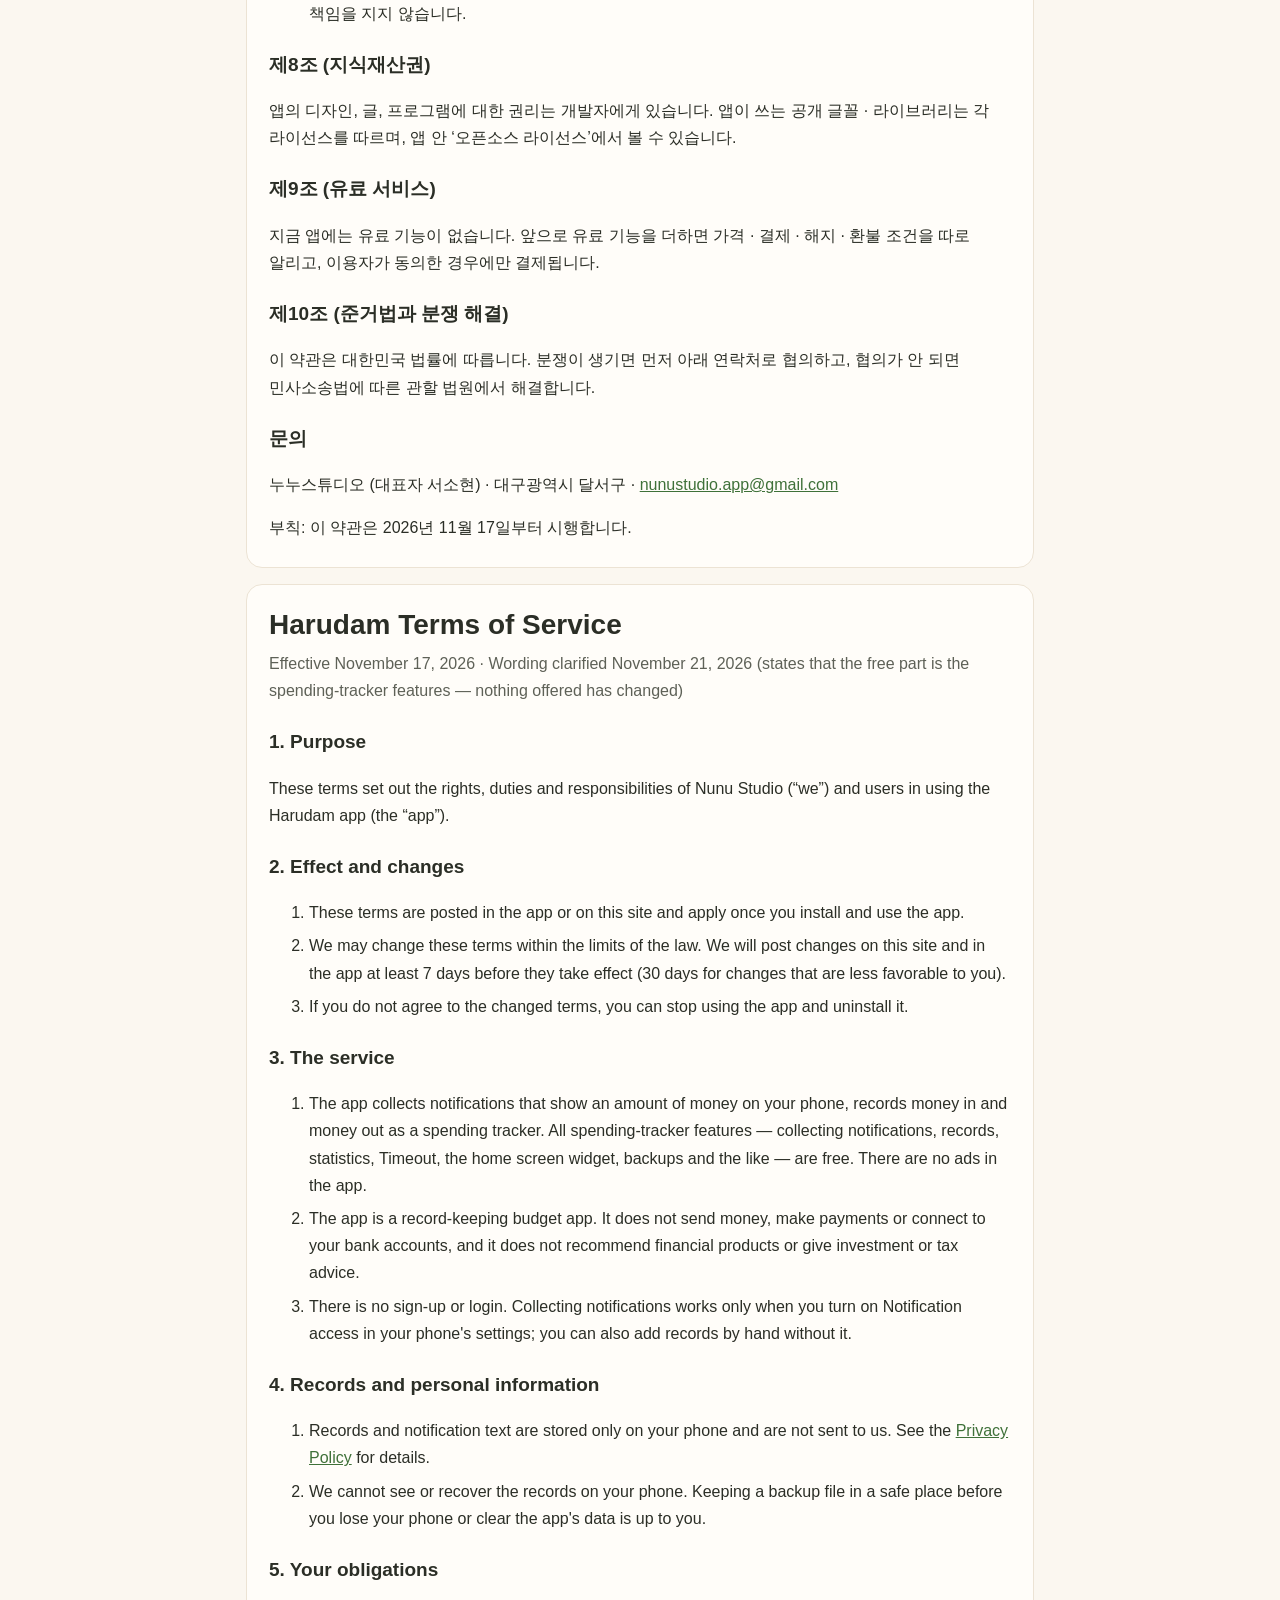
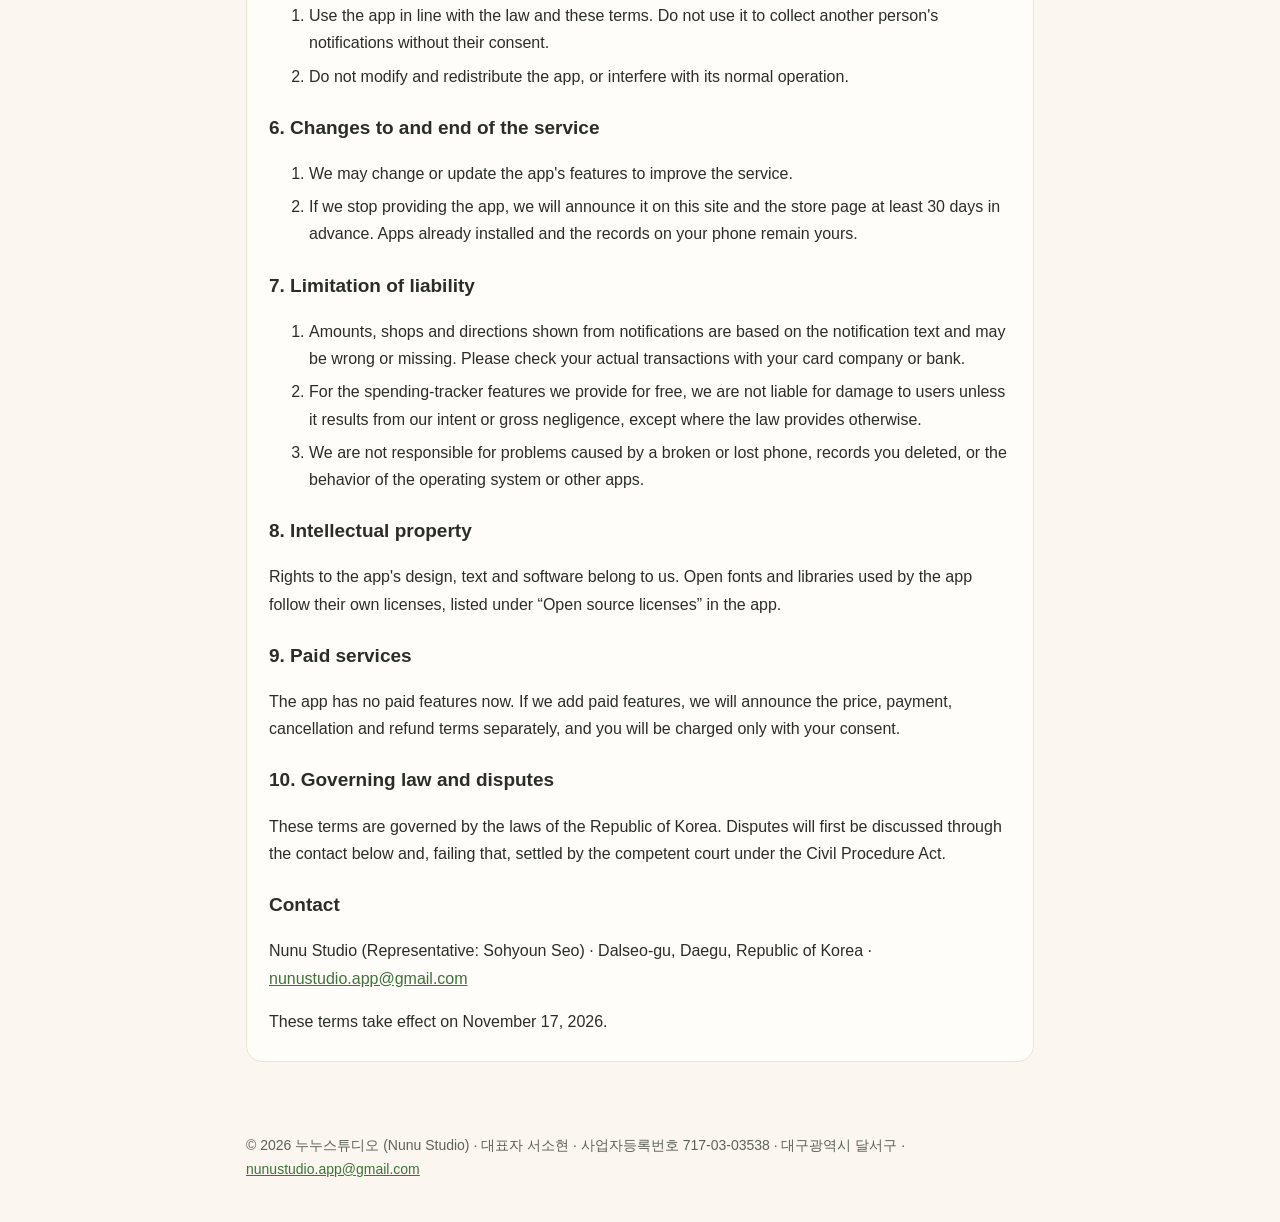
<file: terms/index.html>
<!doctype html>
<html lang="ko">
<head>
<meta charset="utf-8">
<meta name="viewport" content="width=device-width, initial-scale=1">
<title>하루담 이용약관 · Harudam Terms of Service</title>
<meta name="description" content="하루담(Harudam) 이용약관">
<link rel="stylesheet" href="../style.css">
</head>
<body>
<header><a class="brand" href="../"><svg class="leaf" viewBox="0 0 24 24" aria-hidden="true"><path d="M5,19C5,11 10,5.5 19,5C19.5,13.5 14,19 6,19Z" fill="#3F7139" fill-opacity=".2"/><path d="M5,19C5,11 10,5.5 19,5C19.5,13.5 14,19 6,19M5,19L13,11" fill="none" stroke="#3F7139" stroke-width="1.8" stroke-linecap="round" stroke-linejoin="round"/></svg><span>누누스튜디오 · Nunu Studio</span></a>
<nav><a href="../#harudam">하루담 Harudam</a><a href="../privacy/">개인정보처리방침 Privacy</a><a href="../delete-data/">데이터 삭제 Data deletion</a><a href="../terms/">이용약관 Terms</a></nav></header>
<main>
<div class="lang"><a href="#ko">한국어</a><a href="#en">English</a></div>
<section id="ko" lang="ko">
<h1>하루담 이용약관</h1>
<p class="lead">시행일 2026년 11월 17일 · 2026년 11월 21일 문구 정리(무료로 제공하는 범위를 ‘가계부 기능’으로 분명히 적음 — 제공 내용은 그대로)</p>
<h2>제1조 (목적)</h2>
<p>이 약관은 누누스튜디오(이하 ‘개발자’)가 제공하는 하루담 앱(이하 ‘앱’)을 이용하는 데 필요한 개발자와 이용자의 권리, 의무와 책임을 정합니다.</p>
<h2>제2조 (약관의 효력과 변경)</h2>
<ol>
<li>이 약관은 앱 안 또는 이 사이트에 게시하고, 이용자가 앱을 설치해 쓰면 효력이 생깁니다.</li>
<li>개발자는 관련 법령을 어기지 않는 범위에서 약관을 바꿀 수 있습니다. 바꿀 때에는 시행일 7일 전(이용자에게 불리한 변경은 30일 전)부터 이 사이트와 앱 안에 알립니다.</li>
<li>바뀐 약관에 동의하지 않는 이용자는 앱 이용을 멈추고 앱을 지울 수 있습니다.</li>
</ol>
<h2>제3조 (서비스 내용)</h2>
<ol>
<li>앱은 이용자의 휴대폰에서 금액이 적힌 알림을 모으고, 들어온 돈 · 나간 돈을 기록하는 가계부 기능을 제공합니다. 알림 모으기 · 기록 · 통계 · 타임아웃 · 홈 화면 위젯 · 백업 등 가계부 기능은 모두 무료입니다. 앱 안에 광고가 없습니다.</li>
<li>앱은 돈을 보내거나 결제하거나 계좌에 접속하지 않는 기록용 가계부입니다. 금융 상품을 권하거나 투자 · 세무 조언을 하지 않습니다.</li>
<li>회원가입과 로그인이 없습니다. 알림 모으기는 이용자가 휴대폰 설정에서 ‘알림 접근’을 켤 때만 동작하며, 켜지 않아도 직접 입력으로 쓸 수 있습니다.</li>
</ol>
<h2>제4조 (기록과 개인정보)</h2>
<ol>
<li>기록과 알림 원문은 이용자의 휴대폰 안에만 저장되며 개발자에게 전송되지 않습니다. 자세한 내용은 <a href="../privacy/">개인정보처리방침</a>을 따릅니다.</li>
<li>개발자는 이용자의 휴대폰 안 기록을 볼 수도, 되살릴 수도 없습니다. 휴대폰을 잃어버리거나 앱 데이터를 지우기 전에 백업 파일을 안전한 곳에 두는 것은 이용자가 직접 해야 합니다.</li>
</ol>
<h2>제5조 (이용자의 의무)</h2>
<ol>
<li>이용자는 법령과 이 약관을 지키며 앱을 써야 하고, 다른 사람의 휴대폰 알림을 그 사람의 동의 없이 모으는 데 쓰면 안 됩니다.</li>
<li>앱을 고쳐 다시 배포하거나, 앱의 정상적인 동작을 방해하는 행위를 해서는 안 됩니다.</li>
</ol>
<h2>제6조 (서비스의 변경과 중단)</h2>
<ol>
<li>개발자는 더 나은 서비스를 위해 앱의 기능을 바꾸거나 업데이트할 수 있습니다.</li>
<li>앱 제공을 끝내야 할 때에는 30일 전에 이 사이트와 스토어 안내로 알립니다. 이미 설치한 앱과 휴대폰 안의 기록은 이용자가 계속 가지고 있습니다.</li>
</ol>
<h2>제7조 (책임의 제한)</h2>
<ol>
<li>알림을 읽어 금액 · 가게 · 방향을 보여 주는 기능은 알림 글을 바탕으로 하므로 틀리거나 빠질 수 있습니다. 실제 거래 내역은 카드사 · 은행의 공식 내역으로 확인해 주세요.</li>
<li>개발자는 무료로 제공하는 가계부 기능의 이용과 관련해, 개발자의 고의 또는 중대한 과실이 없는 한 이용자에게 생긴 손해에 대해 책임을 지지 않습니다. 다만 관련 법령이 달리 정한 경우에는 그에 따릅니다.</li>
<li>휴대폰 고장 · 분실, 이용자가 지운 기록, 운영체제나 다른 앱의 동작 때문에 생긴 문제에 대해서는 책임을 지지 않습니다.</li>
</ol>
<h2>제8조 (지식재산권)</h2>
<p>앱의 디자인, 글, 프로그램에 대한 권리는 개발자에게 있습니다. 앱이 쓰는 공개 글꼴 · 라이브러리는 각 라이선스를 따르며, 앱 안 ‘오픈소스 라이선스’에서 볼 수 있습니다.</p>
<h2>제9조 (유료 서비스)</h2>
<p>지금 앱에는 유료 기능이 없습니다. 앞으로 유료 기능을 더하면 가격 · 결제 · 해지 · 환불 조건을 따로 알리고, 이용자가 동의한 경우에만 결제됩니다.</p>
<h2>제10조 (준거법과 분쟁 해결)</h2>
<p>이 약관은 대한민국 법률에 따릅니다. 분쟁이 생기면 먼저 아래 연락처로 협의하고, 협의가 안 되면 민사소송법에 따른 관할 법원에서 해결합니다.</p>
<h2>문의</h2>
<p>누누스튜디오 (대표자 서소현) · 대구광역시 달서구 · <a href="mailto:nunustudio.app@gmail.com">nunustudio.app@gmail.com</a></p>
<p>부칙: 이 약관은 2026년 11월 17일부터 시행합니다.</p>
</section>
<section id="en" lang="en">
<h1>Harudam Terms of Service</h1>
<p class="lead">Effective November 17, 2026 · Wording clarified November 21, 2026 (states that the free part is the spending-tracker features — nothing offered has changed)</p>
<h2>1. Purpose</h2>
<p>These terms set out the rights, duties and responsibilities of Nunu Studio (“we”) and users in using the Harudam app (the “app”).</p>
<h2>2. Effect and changes</h2>
<ol>
<li>These terms are posted in the app or on this site and apply once you install and use the app.</li>
<li>We may change these terms within the limits of the law. We will post changes on this site and in the app at least 7 days before they take effect (30 days for changes that are less favorable to you).</li>
<li>If you do not agree to the changed terms, you can stop using the app and uninstall it.</li>
</ol>
<h2>3. The service</h2>
<ol>
<li>The app collects notifications that show an amount of money on your phone, records money in and money out as a spending tracker. All spending-tracker features — collecting notifications, records, statistics, Timeout, the home screen widget, backups and the like — are free. There are no ads in the app.</li>
<li>The app is a record-keeping budget app. It does not send money, make payments or connect to your bank accounts, and it does not recommend financial products or give investment or tax advice.</li>
<li>There is no sign-up or login. Collecting notifications works only when you turn on Notification access in your phone's settings; you can also add records by hand without it.</li>
</ol>
<h2>4. Records and personal information</h2>
<ol>
<li>Records and notification text are stored only on your phone and are not sent to us. See the <a href="../privacy/">Privacy Policy</a> for details.</li>
<li>We cannot see or recover the records on your phone. Keeping a backup file in a safe place before you lose your phone or clear the app's data is up to you.</li>
</ol>
<h2>5. Your obligations</h2>
<ol>
<li>Use the app in line with the law and these terms. Do not use it to collect another person's notifications without their consent.</li>
<li>Do not modify and redistribute the app, or interfere with its normal operation.</li>
</ol>
<h2>6. Changes to and end of the service</h2>
<ol>
<li>We may change or update the app's features to improve the service.</li>
<li>If we stop providing the app, we will announce it on this site and the store page at least 30 days in advance. Apps already installed and the records on your phone remain yours.</li>
</ol>
<h2>7. Limitation of liability</h2>
<ol>
<li>Amounts, shops and directions shown from notifications are based on the notification text and may be wrong or missing. Please check your actual transactions with your card company or bank.</li>
<li>For the spending-tracker features we provide for free, we are not liable for damage to users unless it results from our intent or gross negligence, except where the law provides otherwise.</li>
<li>We are not responsible for problems caused by a broken or lost phone, records you deleted, or the behavior of the operating system or other apps.</li>
</ol>
<h2>8. Intellectual property</h2>
<p>Rights to the app's design, text and software belong to us. Open fonts and libraries used by the app follow their own licenses, listed under “Open source licenses” in the app.</p>
<h2>9. Paid services</h2>
<p>The app has no paid features now. If we add paid features, we will announce the price, payment, cancellation and refund terms separately, and you will be charged only with your consent.</p>
<h2>10. Governing law and disputes</h2>
<p>These terms are governed by the laws of the Republic of Korea. Disputes will first be discussed through the contact below and, failing that, settled by the competent court under the Civil Procedure Act.</p>
<h2>Contact</h2>
<p>Nunu Studio (Representative: Sohyoun Seo) · Dalseo-gu, Daegu, Republic of Korea · <a href="mailto:nunustudio.app@gmail.com">nunustudio.app@gmail.com</a></p>
<p>These terms take effect on November 17, 2026.</p>
</section>
</main>
<footer>© 2026 누누스튜디오 (Nunu Studio) · 대표자 서소현 · 사업자등록번호 717-03-03538 · 대구광역시 달서구 · <a href="mailto:nunustudio.app@gmail.com">nunustudio.app@gmail.com</a></footer>
</body>
</html>
</file>
<file: style.css>
:root{--bg:#FBF7F0;--card:#FFFDF9;--line:#ECE3D4;--ink:#2B2E26;--soft:#5E6157;--green:#3F7139;--greenSoft:#E6EFDF}
*{box-sizing:border-box}
body{word-break:keep-all;overflow-wrap:anywhere;margin:0;background:var(--bg);color:var(--ink);font:16px/1.7 -apple-system,BlinkMacSystemFont,"Apple SD Gothic Neo","Malgun Gothic","Segoe UI",Roboto,sans-serif}
a{color:var(--green)}
header{max-width:820px;margin:0 auto;padding:20px 16px 0;display:flex;align-items:center;gap:10px;flex-wrap:wrap}
header .brand{display:flex;align-items:center;gap:8px;font-weight:700;font-size:18px;text-decoration:none;color:var(--ink)}
header nav{margin-left:auto;display:flex;gap:14px;flex-wrap:wrap;font-size:15px}
header nav a{text-decoration:none;font-weight:600}
main{max-width:820px;margin:0 auto;padding:8px 16px 56px}
section{background:var(--card);border:1px solid var(--line);border-radius:16px;padding:22px 22px 10px;margin:16px 0}
h1{font-size:28px;line-height:1.3;margin:0 0 6px}h2{font-size:19px;margin:22px 0 6px}h3{font-size:16px;margin:16px 0 4px}
.lead{color:var(--soft);margin:0 0 12px}
.tag{display:inline-block;background:var(--greenSoft);color:var(--green);border-radius:999px;padding:2px 10px;font-size:13px;font-weight:600}
ul{padding-left:20px}li{margin:6px 0}
.lang{display:flex;gap:10px;margin:8px 0 0}
footer{max-width:820px;margin:0 auto;padding:0 16px 40px;color:var(--soft);font-size:14px}
.leaf{width:26px;height:26px}
</file>
